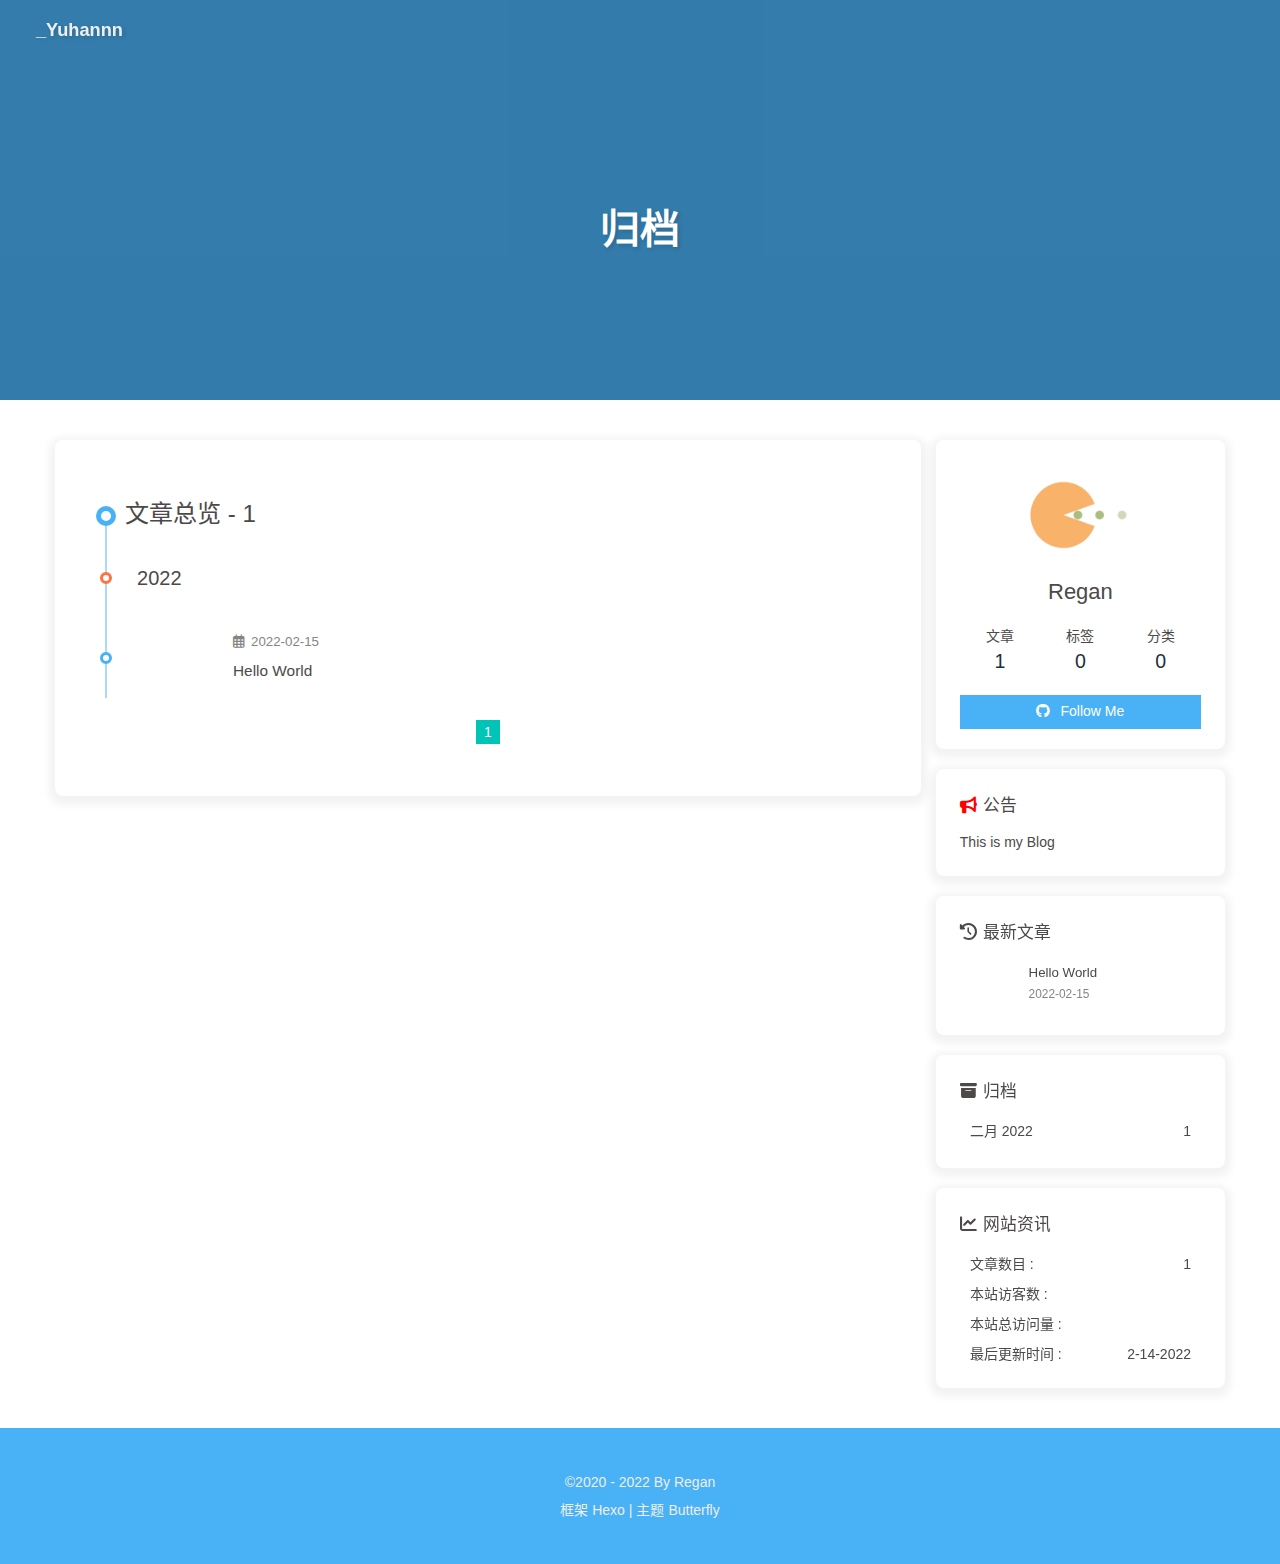
<file: archives/index.html>
<!DOCTYPE html><html lang="zh-CN" data-theme="light"><head><meta charset="UTF-8"><meta http-equiv="X-UA-Compatible" content="IE=edge"><meta name="viewport" content="width=device-width, initial-scale=1.0, maximum-scale=1.0, user-scalable=no"><title>归档 | _Yuhannn</title><meta name="author" content="Regan"><meta name="copyright" content="Regan"><meta name="format-detection" content="telephone=no"><meta name="theme-color" content="#ffffff"><meta property="og:type" content="website">
<meta property="og:title" content="_Yuhannn">
<meta property="og:url" content="http://example.com/archives/index.html">
<meta property="og:site_name" content="_Yuhannn">
<meta property="og:locale" content="zh_CN">
<meta property="og:image" content="https://i.loli.net/2021/02/24/5O1day2nriDzjSu.png">
<meta property="article:author" content="Regan">
<meta name="twitter:card" content="summary">
<meta name="twitter:image" content="https://i.loli.net/2021/02/24/5O1day2nriDzjSu.png"><link rel="shortcut icon" href="/img/favicon.png"><link rel="canonical" href="http://example.com/archives/"><link rel="preconnect" href="//cdn.jsdelivr.net"/><link rel="preconnect" href="//busuanzi.ibruce.info"/><link rel="stylesheet" href="/css/index.css"><link rel="stylesheet" href="https://cdn.jsdelivr.net/npm/@fortawesome/fontawesome-free@6/css/all.min.css" media="print" onload="this.media='all'"><link rel="stylesheet" href="https://cdn.jsdelivr.net/npm/@fancyapps/ui/dist/fancybox.css" media="print" onload="this.media='all'"><script>const GLOBAL_CONFIG = { 
  root: '/',
  algolia: undefined,
  localSearch: undefined,
  translate: undefined,
  noticeOutdate: undefined,
  highlight: {"plugin":"highlighjs","highlightCopy":true,"highlightLang":true,"highlightHeightLimit":false},
  copy: {
    success: '复制成功',
    error: '复制错误',
    noSupport: '浏览器不支持'
  },
  relativeDate: {
    homepage: false,
    post: false
  },
  runtime: '',
  date_suffix: {
    just: '刚刚',
    min: '分钟前',
    hour: '小时前',
    day: '天前',
    month: '个月前'
  },
  copyright: undefined,
  lightbox: 'fancybox',
  Snackbar: undefined,
  source: {
    justifiedGallery: {
      js: 'https://cdn.jsdelivr.net/npm/flickr-justified-gallery@2/dist/fjGallery.min.js',
      css: 'https://cdn.jsdelivr.net/npm/flickr-justified-gallery@2/dist/fjGallery.min.css'
    }
  },
  isPhotoFigcaption: false,
  islazyload: false,
  isAnchor: false
}</script><script id="config-diff">var GLOBAL_CONFIG_SITE = {
  title: '归档',
  isPost: false,
  isHome: false,
  isHighlightShrink: false,
  isToc: false,
  postUpdate: '2022-02-15 02:10:35'
}</script><noscript><style type="text/css">
  #nav {
    opacity: 1
  }
  .justified-gallery img {
    opacity: 1
  }

  #recent-posts time,
  #post-meta time {
    display: inline !important
  }
</style></noscript><script>(win=>{
    win.saveToLocal = {
      set: function setWithExpiry(key, value, ttl) {
        if (ttl === 0) return
        const now = new Date()
        const expiryDay = ttl * 86400000
        const item = {
          value: value,
          expiry: now.getTime() + expiryDay,
        }
        localStorage.setItem(key, JSON.stringify(item))
      },

      get: function getWithExpiry(key) {
        const itemStr = localStorage.getItem(key)

        if (!itemStr) {
          return undefined
        }
        const item = JSON.parse(itemStr)
        const now = new Date()

        if (now.getTime() > item.expiry) {
          localStorage.removeItem(key)
          return undefined
        }
        return item.value
      }
    }
  
    win.getScript = url => new Promise((resolve, reject) => {
      const script = document.createElement('script')
      script.src = url
      script.async = true
      script.onerror = reject
      script.onload = script.onreadystatechange = function() {
        const loadState = this.readyState
        if (loadState && loadState !== 'loaded' && loadState !== 'complete') return
        script.onload = script.onreadystatechange = null
        resolve()
      }
      document.head.appendChild(script)
    })
  
      win.activateDarkMode = function () {
        document.documentElement.setAttribute('data-theme', 'dark')
        if (document.querySelector('meta[name="theme-color"]') !== null) {
          document.querySelector('meta[name="theme-color"]').setAttribute('content', '#0d0d0d')
        }
      }
      win.activateLightMode = function () {
        document.documentElement.setAttribute('data-theme', 'light')
        if (document.querySelector('meta[name="theme-color"]') !== null) {
          document.querySelector('meta[name="theme-color"]').setAttribute('content', '#ffffff')
        }
      }
      const t = saveToLocal.get('theme')
    
          if (t === 'dark') activateDarkMode()
          else if (t === 'light') activateLightMode()
        
      const asideStatus = saveToLocal.get('aside-status')
      if (asideStatus !== undefined) {
        if (asideStatus === 'hide') {
          document.documentElement.classList.add('hide-aside')
        } else {
          document.documentElement.classList.remove('hide-aside')
        }
      }
    
    const detectApple = () => {
      if(/iPad|iPhone|iPod|Macintosh/.test(navigator.userAgent)){
        document.documentElement.classList.add('apple')
      }
    }
    detectApple()
    })(window)</script><meta name="generator" content="Hexo 5.4.0"></head><body><div id="sidebar"><div id="menu-mask"></div><div id="sidebar-menus"><div class="avatar-img is-center"><img src="https://i.loli.net/2021/02/24/5O1day2nriDzjSu.png" onerror="onerror=null;src='/img/friend_404.gif'" alt="avatar"/></div><div class="site-data is-center"><div class="data-item"><a href="/archives/"><div class="headline">文章</div><div class="length-num">1</div></a></div><div class="data-item"><a href="/tags/"><div class="headline">标签</div><div class="length-num">0</div></a></div><div class="data-item"><a href="/categories/"><div class="headline">分类</div><div class="length-num">0</div></a></div></div><hr/></div></div><div class="page" id="body-wrap"><header class="not-home-page" id="page-header"><nav id="nav"><span id="blog_name"><a id="site-name" href="/">_Yuhannn</a></span><div id="menus"><div id="toggle-menu"><a class="site-page"><i class="fas fa-bars fa-fw"></i></a></div></div></nav><div id="page-site-info"><h1 id="site-title">归档</h1></div></header><main class="layout" id="content-inner"><div id="archive"><div class="article-sort-title">文章总览 - 1</div><div class="article-sort"><div class="article-sort-item year">2022</div><div class="article-sort-item"><a class="article-sort-item-img" href="/2022/02/15/hello-world/" title="Hello World"><img src="[data-uri]" alt="Hello World" onerror="this.onerror=null;this.src='/img/404.jpg'"></a><div class="article-sort-item-info"><div class="article-sort-item-time"><i class="far fa-calendar-alt"></i><time class="post-meta-date-created" datetime="2022-02-14T16:02:53.671Z" title="发表于 2022-02-15 00:02:53">2022-02-15</time></div><a class="article-sort-item-title" href="/2022/02/15/hello-world/" title="Hello World">Hello World</a></div></div></div><nav id="pagination"><div class="pagination"><span class="page-number current">1</span></div></nav></div><div class="aside-content" id="aside-content"><div class="card-widget card-info"><div class="is-center"><div class="avatar-img"><img src="https://i.loli.net/2021/02/24/5O1day2nriDzjSu.png" onerror="this.onerror=null;this.src='/img/friend_404.gif'" alt="avatar"/></div><div class="author-info__name">Regan</div><div class="author-info__description"></div></div><div class="card-info-data is-center"><div class="card-info-data-item"><a href="/archives/"><div class="headline">文章</div><div class="length-num">1</div></a></div><div class="card-info-data-item"><a href="/tags/"><div class="headline">标签</div><div class="length-num">0</div></a></div><div class="card-info-data-item"><a href="/categories/"><div class="headline">分类</div><div class="length-num">0</div></a></div></div><a id="card-info-btn" target="_blank" rel="noopener" href="https://github.com/xxxxxx"><i class="fab fa-github"></i><span>Follow Me</span></a></div><div class="card-widget card-announcement"><div class="item-headline"><i class="fas fa-bullhorn fa-shake"></i><span>公告</span></div><div class="announcement_content">This is my Blog</div></div><div class="sticky_layout"><div class="card-widget card-recent-post"><div class="item-headline"><i class="fas fa-history"></i><span>最新文章</span></div><div class="aside-list"><div class="aside-list-item"><a class="thumbnail" href="/2022/02/15/hello-world/" title="Hello World"><img src="[data-uri]" onerror="this.onerror=null;this.src='/img/404.jpg'" alt="Hello World"/></a><div class="content"><a class="title" href="/2022/02/15/hello-world/" title="Hello World">Hello World</a><time datetime="2022-02-14T16:02:53.671Z" title="发表于 2022-02-15 00:02:53">2022-02-15</time></div></div></div></div><div class="card-widget card-archives"><div class="item-headline"><i class="fas fa-archive"></i><span>归档</span></div><ul class="card-archive-list"><li class="card-archive-list-item"><a class="card-archive-list-link" href="/archives/2022/02/"><span class="card-archive-list-date">二月 2022</span><span class="card-archive-list-count">1</span></a></li></ul></div><div class="card-widget card-webinfo"><div class="item-headline"><i class="fas fa-chart-line"></i><span>网站资讯</span></div><div class="webinfo"><div class="webinfo-item"><div class="item-name">文章数目 :</div><div class="item-count">1</div></div><div class="webinfo-item"><div class="item-name">本站访客数 :</div><div class="item-count" id="busuanzi_value_site_uv"></div></div><div class="webinfo-item"><div class="item-name">本站总访问量 :</div><div class="item-count" id="busuanzi_value_site_pv"></div></div><div class="webinfo-item"><div class="item-name">最后更新时间 :</div><div class="item-count" id="last-push-date" data-lastPushDate="2022-02-14T18:10:35.937Z"></div></div></div></div></div></div></main><footer id="footer"><div id="footer-wrap"><div class="copyright">&copy;2020 - 2022 By Regan</div><div class="framework-info"><span>框架 </span><a target="_blank" rel="noopener" href="https://hexo.io">Hexo</a><span class="footer-separator">|</span><span>主题 </span><a target="_blank" rel="noopener" href="https://github.com/jerryc127/hexo-theme-butterfly">Butterfly</a></div></div></footer></div><div id="rightside"><div id="rightside-config-hide"><button id="darkmode" type="button" title="浅色和深色模式转换"><i class="fas fa-adjust"></i></button><button id="hide-aside-btn" type="button" title="单栏和双栏切换"><i class="fas fa-arrows-alt-h"></i></button></div><div id="rightside-config-show"><button id="rightside_config" type="button" title="设置"><i class="fas fa-cog fa-spin"></i></button><button id="go-up" type="button" title="回到顶部"><i class="fas fa-arrow-up"></i></button></div></div><div><script src="/js/utils.js"></script><script src="/js/main.js"></script><script src="https://cdn.jsdelivr.net/npm/@fancyapps/ui/dist/fancybox.umd.js"></script><div class="js-pjax"></div><script async data-pjax src="//busuanzi.ibruce.info/busuanzi/2.3/busuanzi.pure.mini.js"></script></div></body></html>
</file>
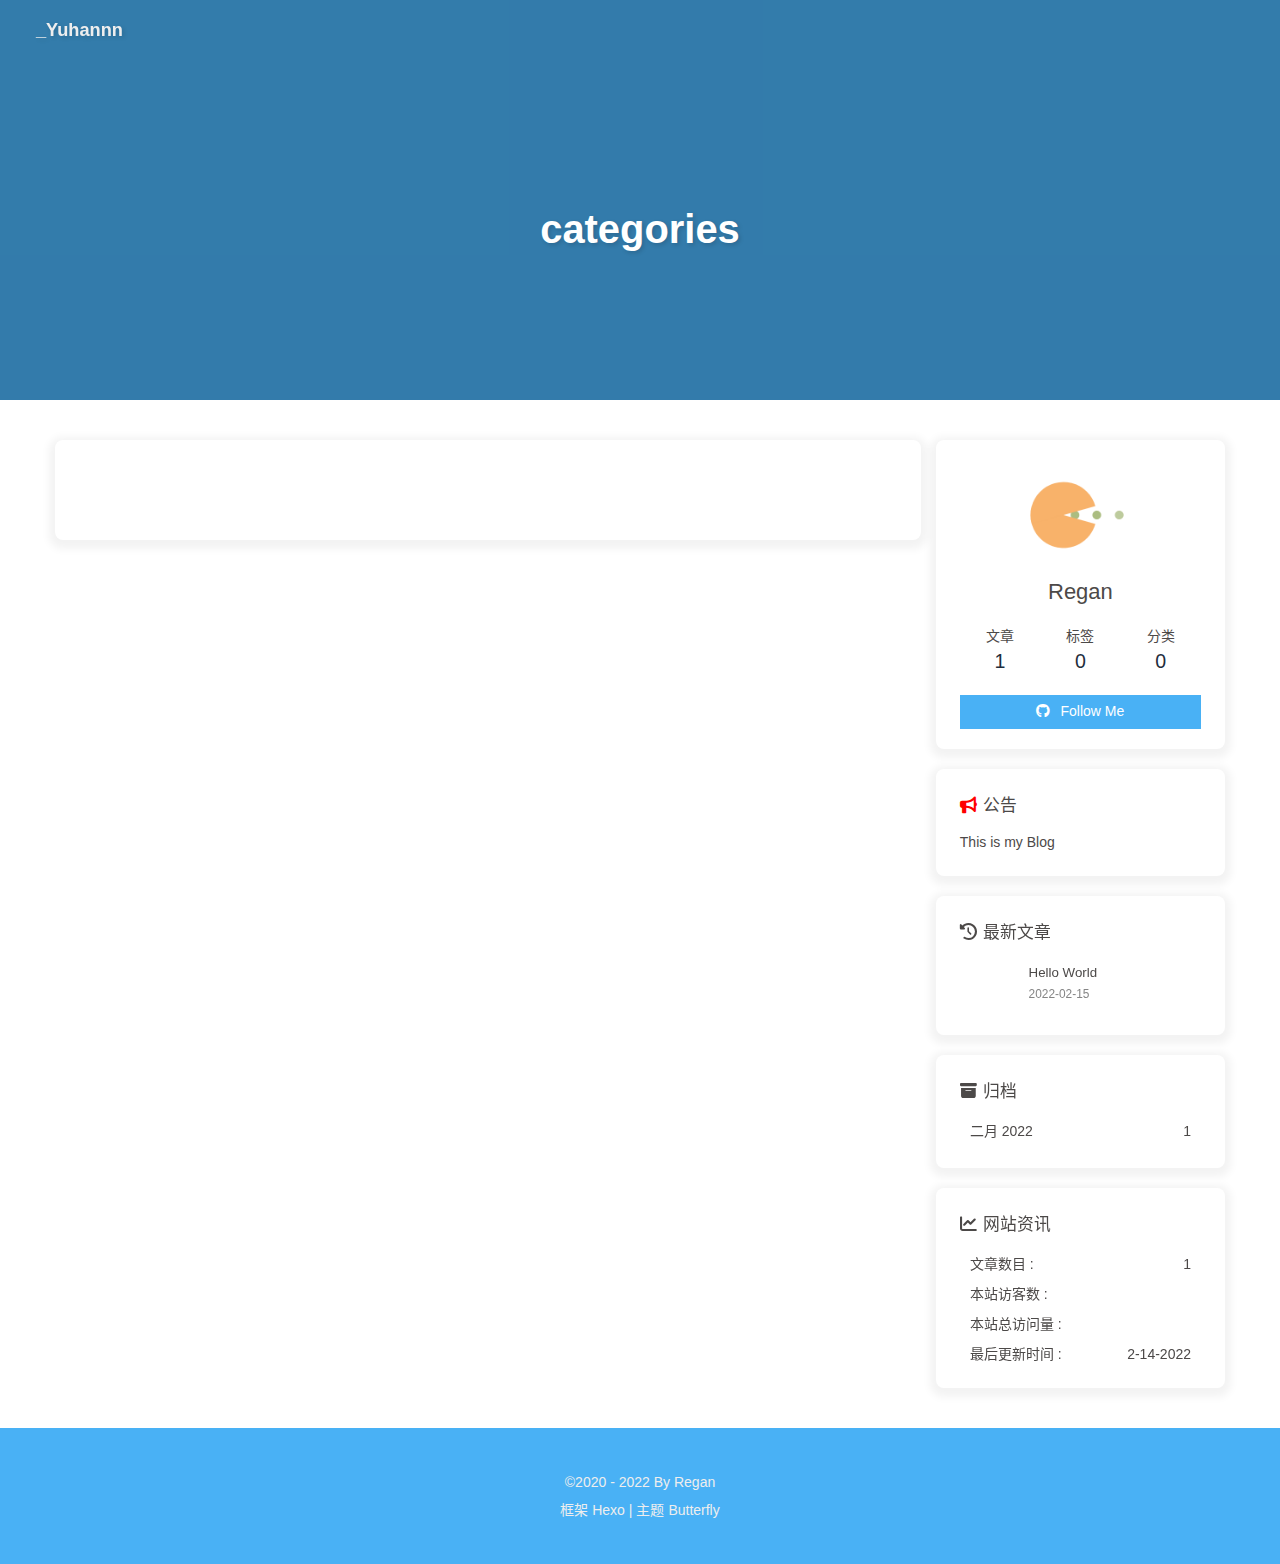
<file: categories/index.html>
<!DOCTYPE html><html lang="zh-CN" data-theme="light"><head><meta charset="UTF-8"><meta http-equiv="X-UA-Compatible" content="IE=edge"><meta name="viewport" content="width=device-width, initial-scale=1.0, maximum-scale=1.0, user-scalable=no"><title>categories | _Yuhannn</title><meta name="author" content="Regan"><meta name="copyright" content="Regan"><meta name="format-detection" content="telephone=no"><meta name="theme-color" content="#ffffff"><meta property="og:type" content="website">
<meta property="og:title" content="categories">
<meta property="og:url" content="http://example.com/categories/index.html">
<meta property="og:site_name" content="_Yuhannn">
<meta property="og:locale" content="zh_CN">
<meta property="og:image" content="[data-uri]">
<meta property="article:published_time" content="2022-02-14T17:58:04.000Z">
<meta property="article:modified_time" content="2022-02-14T17:58:04.522Z">
<meta property="article:author" content="Regan">
<meta name="twitter:card" content="summary">
<meta name="twitter:image" content="[data-uri]"><link rel="shortcut icon" href="/img/favicon.png"><link rel="canonical" href="http://example.com/categories/"><link rel="preconnect" href="//cdn.jsdelivr.net"/><link rel="preconnect" href="//busuanzi.ibruce.info"/><link rel="stylesheet" href="/css/index.css"><link rel="stylesheet" href="https://cdn.jsdelivr.net/npm/@fortawesome/fontawesome-free@6/css/all.min.css" media="print" onload="this.media='all'"><link rel="stylesheet" href="https://cdn.jsdelivr.net/npm/@fancyapps/ui/dist/fancybox.css" media="print" onload="this.media='all'"><script>const GLOBAL_CONFIG = { 
  root: '/',
  algolia: undefined,
  localSearch: undefined,
  translate: undefined,
  noticeOutdate: undefined,
  highlight: {"plugin":"highlighjs","highlightCopy":true,"highlightLang":true,"highlightHeightLimit":false},
  copy: {
    success: '复制成功',
    error: '复制错误',
    noSupport: '浏览器不支持'
  },
  relativeDate: {
    homepage: false,
    post: false
  },
  runtime: '',
  date_suffix: {
    just: '刚刚',
    min: '分钟前',
    hour: '小时前',
    day: '天前',
    month: '个月前'
  },
  copyright: undefined,
  lightbox: 'fancybox',
  Snackbar: undefined,
  source: {
    justifiedGallery: {
      js: 'https://cdn.jsdelivr.net/npm/flickr-justified-gallery@2/dist/fjGallery.min.js',
      css: 'https://cdn.jsdelivr.net/npm/flickr-justified-gallery@2/dist/fjGallery.min.css'
    }
  },
  isPhotoFigcaption: false,
  islazyload: false,
  isAnchor: false
}</script><script id="config-diff">var GLOBAL_CONFIG_SITE = {
  title: 'categories',
  isPost: false,
  isHome: false,
  isHighlightShrink: false,
  isToc: false,
  postUpdate: '2022-02-15 01:58:04'
}</script><noscript><style type="text/css">
  #nav {
    opacity: 1
  }
  .justified-gallery img {
    opacity: 1
  }

  #recent-posts time,
  #post-meta time {
    display: inline !important
  }
</style></noscript><script>(win=>{
    win.saveToLocal = {
      set: function setWithExpiry(key, value, ttl) {
        if (ttl === 0) return
        const now = new Date()
        const expiryDay = ttl * 86400000
        const item = {
          value: value,
          expiry: now.getTime() + expiryDay,
        }
        localStorage.setItem(key, JSON.stringify(item))
      },

      get: function getWithExpiry(key) {
        const itemStr = localStorage.getItem(key)

        if (!itemStr) {
          return undefined
        }
        const item = JSON.parse(itemStr)
        const now = new Date()

        if (now.getTime() > item.expiry) {
          localStorage.removeItem(key)
          return undefined
        }
        return item.value
      }
    }
  
    win.getScript = url => new Promise((resolve, reject) => {
      const script = document.createElement('script')
      script.src = url
      script.async = true
      script.onerror = reject
      script.onload = script.onreadystatechange = function() {
        const loadState = this.readyState
        if (loadState && loadState !== 'loaded' && loadState !== 'complete') return
        script.onload = script.onreadystatechange = null
        resolve()
      }
      document.head.appendChild(script)
    })
  
      win.activateDarkMode = function () {
        document.documentElement.setAttribute('data-theme', 'dark')
        if (document.querySelector('meta[name="theme-color"]') !== null) {
          document.querySelector('meta[name="theme-color"]').setAttribute('content', '#0d0d0d')
        }
      }
      win.activateLightMode = function () {
        document.documentElement.setAttribute('data-theme', 'light')
        if (document.querySelector('meta[name="theme-color"]') !== null) {
          document.querySelector('meta[name="theme-color"]').setAttribute('content', '#ffffff')
        }
      }
      const t = saveToLocal.get('theme')
    
          if (t === 'dark') activateDarkMode()
          else if (t === 'light') activateLightMode()
        
      const asideStatus = saveToLocal.get('aside-status')
      if (asideStatus !== undefined) {
        if (asideStatus === 'hide') {
          document.documentElement.classList.add('hide-aside')
        } else {
          document.documentElement.classList.remove('hide-aside')
        }
      }
    
    const detectApple = () => {
      if(/iPad|iPhone|iPod|Macintosh/.test(navigator.userAgent)){
        document.documentElement.classList.add('apple')
      }
    }
    detectApple()
    })(window)</script><meta name="generator" content="Hexo 5.4.0"></head><body><div id="sidebar"><div id="menu-mask"></div><div id="sidebar-menus"><div class="avatar-img is-center"><img src="https://i.loli.net/2021/02/24/5O1day2nriDzjSu.png" onerror="onerror=null;src='/img/friend_404.gif'" alt="avatar"/></div><div class="site-data is-center"><div class="data-item"><a href="/archives/"><div class="headline">文章</div><div class="length-num">1</div></a></div><div class="data-item"><a href="/tags/"><div class="headline">标签</div><div class="length-num">0</div></a></div><div class="data-item"><a href="/categories/"><div class="headline">分类</div><div class="length-num">0</div></a></div></div><hr/></div></div><div class="page" id="body-wrap"><header class="not-home-page" id="page-header"><nav id="nav"><span id="blog_name"><a id="site-name" href="/">_Yuhannn</a></span><div id="menus"><div id="toggle-menu"><a class="site-page"><i class="fas fa-bars fa-fw"></i></a></div></div></nav><div id="page-site-info"><h1 id="site-title">categories</h1></div></header><main class="layout" id="content-inner"><div id="page"><div id="article-container"></div></div><div class="aside-content" id="aside-content"><div class="card-widget card-info"><div class="is-center"><div class="avatar-img"><img src="https://i.loli.net/2021/02/24/5O1day2nriDzjSu.png" onerror="this.onerror=null;this.src='/img/friend_404.gif'" alt="avatar"/></div><div class="author-info__name">Regan</div><div class="author-info__description"></div></div><div class="card-info-data is-center"><div class="card-info-data-item"><a href="/archives/"><div class="headline">文章</div><div class="length-num">1</div></a></div><div class="card-info-data-item"><a href="/tags/"><div class="headline">标签</div><div class="length-num">0</div></a></div><div class="card-info-data-item"><a href="/categories/"><div class="headline">分类</div><div class="length-num">0</div></a></div></div><a id="card-info-btn" target="_blank" rel="noopener" href="https://github.com/xxxxxx"><i class="fab fa-github"></i><span>Follow Me</span></a></div><div class="card-widget card-announcement"><div class="item-headline"><i class="fas fa-bullhorn fa-shake"></i><span>公告</span></div><div class="announcement_content">This is my Blog</div></div><div class="sticky_layout"><div class="card-widget card-recent-post"><div class="item-headline"><i class="fas fa-history"></i><span>最新文章</span></div><div class="aside-list"><div class="aside-list-item"><a class="thumbnail" href="/2022/02/15/hello-world/" title="Hello World"><img src="[data-uri]" onerror="this.onerror=null;this.src='/img/404.jpg'" alt="Hello World"/></a><div class="content"><a class="title" href="/2022/02/15/hello-world/" title="Hello World">Hello World</a><time datetime="2022-02-14T16:02:53.671Z" title="发表于 2022-02-15 00:02:53">2022-02-15</time></div></div></div></div><div class="card-widget card-archives"><div class="item-headline"><i class="fas fa-archive"></i><span>归档</span></div><ul class="card-archive-list"><li class="card-archive-list-item"><a class="card-archive-list-link" href="/archives/2022/02/"><span class="card-archive-list-date">二月 2022</span><span class="card-archive-list-count">1</span></a></li></ul></div><div class="card-widget card-webinfo"><div class="item-headline"><i class="fas fa-chart-line"></i><span>网站资讯</span></div><div class="webinfo"><div class="webinfo-item"><div class="item-name">文章数目 :</div><div class="item-count">1</div></div><div class="webinfo-item"><div class="item-name">本站访客数 :</div><div class="item-count" id="busuanzi_value_site_uv"></div></div><div class="webinfo-item"><div class="item-name">本站总访问量 :</div><div class="item-count" id="busuanzi_value_site_pv"></div></div><div class="webinfo-item"><div class="item-name">最后更新时间 :</div><div class="item-count" id="last-push-date" data-lastPushDate="2022-02-14T18:10:35.937Z"></div></div></div></div></div></div></main><footer id="footer"><div id="footer-wrap"><div class="copyright">&copy;2020 - 2022 By Regan</div><div class="framework-info"><span>框架 </span><a target="_blank" rel="noopener" href="https://hexo.io">Hexo</a><span class="footer-separator">|</span><span>主题 </span><a target="_blank" rel="noopener" href="https://github.com/jerryc127/hexo-theme-butterfly">Butterfly</a></div></div></footer></div><div id="rightside"><div id="rightside-config-hide"><button id="darkmode" type="button" title="浅色和深色模式转换"><i class="fas fa-adjust"></i></button><button id="hide-aside-btn" type="button" title="单栏和双栏切换"><i class="fas fa-arrows-alt-h"></i></button></div><div id="rightside-config-show"><button id="rightside_config" type="button" title="设置"><i class="fas fa-cog fa-spin"></i></button><button id="go-up" type="button" title="回到顶部"><i class="fas fa-arrow-up"></i></button></div></div><div><script src="/js/utils.js"></script><script src="/js/main.js"></script><script src="https://cdn.jsdelivr.net/npm/@fancyapps/ui/dist/fancybox.umd.js"></script><div class="js-pjax"></div><script async data-pjax src="//busuanzi.ibruce.info/busuanzi/2.3/busuanzi.pure.mini.js"></script></div></body></html>
</file>
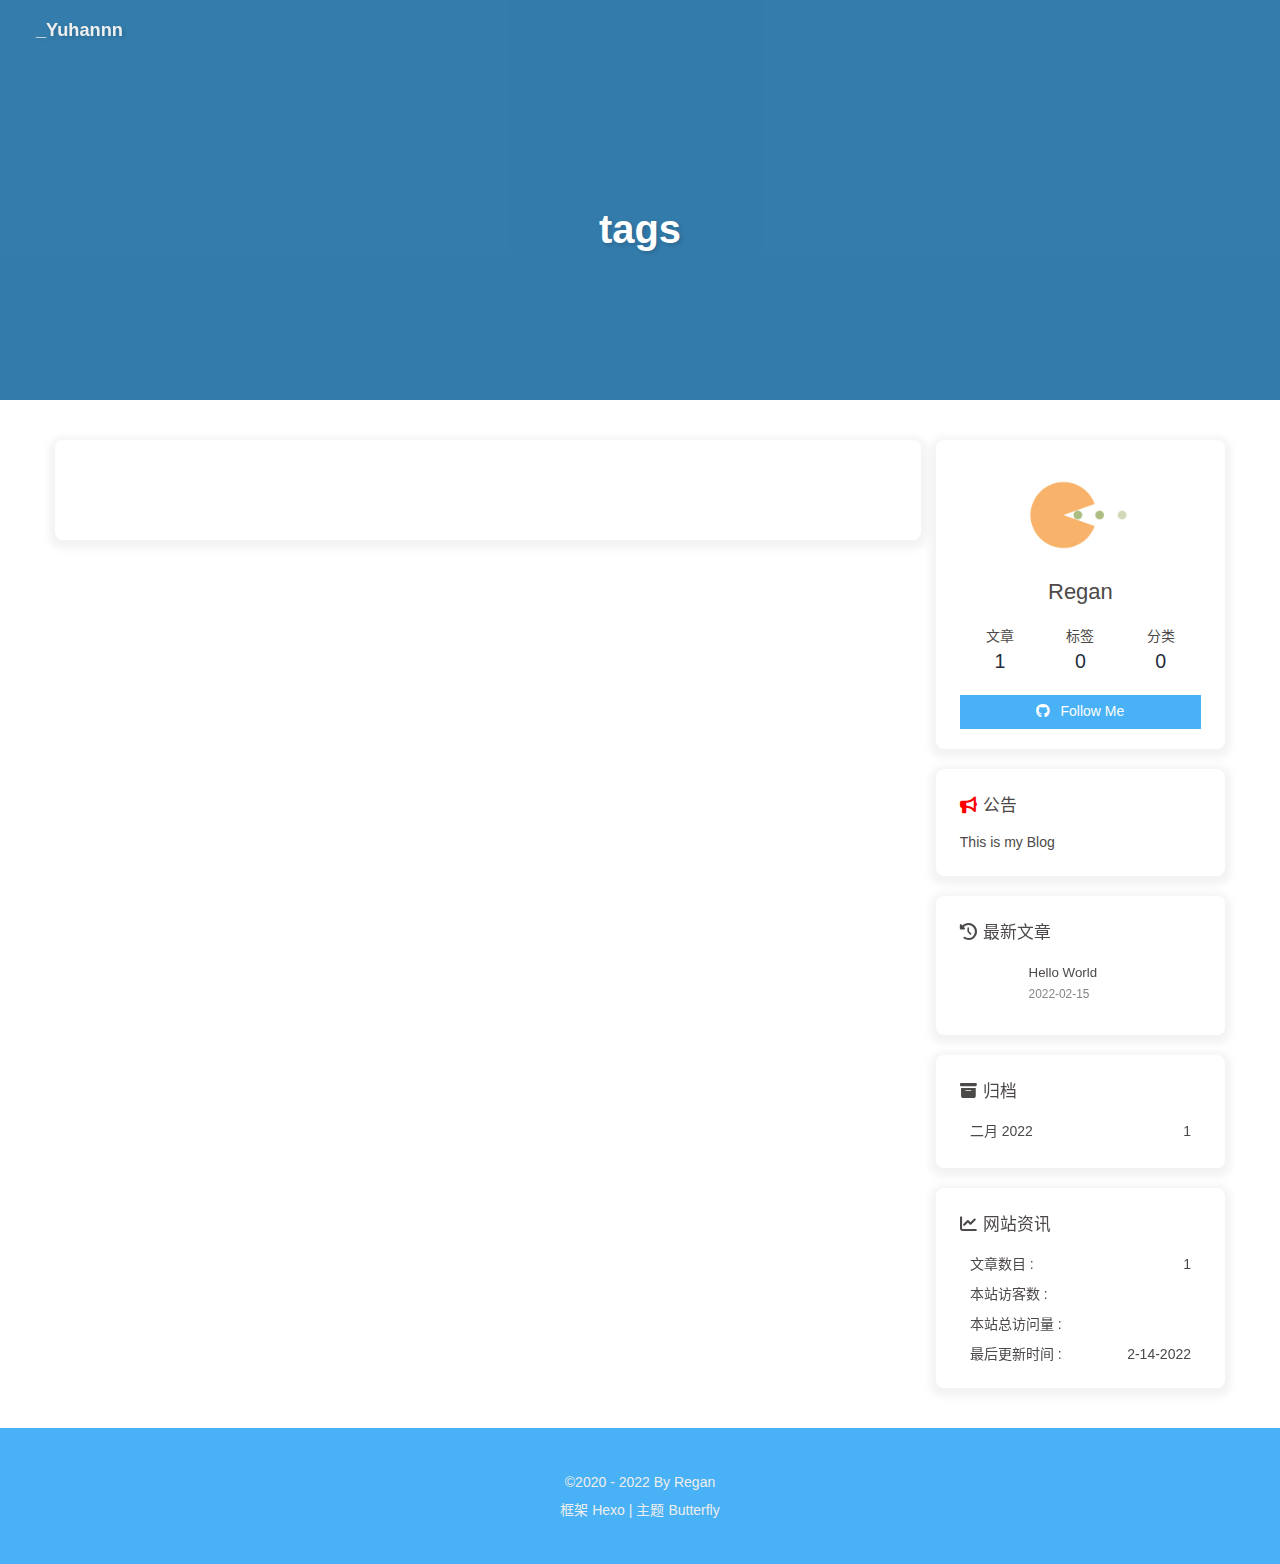
<file: tags/index.html>
<!DOCTYPE html><html lang="zh-CN" data-theme="light"><head><meta charset="UTF-8"><meta http-equiv="X-UA-Compatible" content="IE=edge"><meta name="viewport" content="width=device-width, initial-scale=1.0, maximum-scale=1.0, user-scalable=no"><title>tags | _Yuhannn</title><meta name="author" content="Regan"><meta name="copyright" content="Regan"><meta name="format-detection" content="telephone=no"><meta name="theme-color" content="#ffffff"><meta property="og:type" content="website">
<meta property="og:title" content="tags">
<meta property="og:url" content="http://example.com/tags/index.html">
<meta property="og:site_name" content="_Yuhannn">
<meta property="og:locale" content="zh_CN">
<meta property="og:image" content="[data-uri]">
<meta property="article:published_time" content="2022-02-14T17:57:39.000Z">
<meta property="article:modified_time" content="2022-02-14T17:57:39.557Z">
<meta property="article:author" content="Regan">
<meta name="twitter:card" content="summary">
<meta name="twitter:image" content="[data-uri]"><link rel="shortcut icon" href="/img/favicon.png"><link rel="canonical" href="http://example.com/tags/"><link rel="preconnect" href="//cdn.jsdelivr.net"/><link rel="preconnect" href="//busuanzi.ibruce.info"/><link rel="stylesheet" href="/css/index.css"><link rel="stylesheet" href="https://cdn.jsdelivr.net/npm/@fortawesome/fontawesome-free@6/css/all.min.css" media="print" onload="this.media='all'"><link rel="stylesheet" href="https://cdn.jsdelivr.net/npm/@fancyapps/ui/dist/fancybox.css" media="print" onload="this.media='all'"><script>const GLOBAL_CONFIG = { 
  root: '/',
  algolia: undefined,
  localSearch: undefined,
  translate: undefined,
  noticeOutdate: undefined,
  highlight: {"plugin":"highlighjs","highlightCopy":true,"highlightLang":true,"highlightHeightLimit":false},
  copy: {
    success: '复制成功',
    error: '复制错误',
    noSupport: '浏览器不支持'
  },
  relativeDate: {
    homepage: false,
    post: false
  },
  runtime: '',
  date_suffix: {
    just: '刚刚',
    min: '分钟前',
    hour: '小时前',
    day: '天前',
    month: '个月前'
  },
  copyright: undefined,
  lightbox: 'fancybox',
  Snackbar: undefined,
  source: {
    justifiedGallery: {
      js: 'https://cdn.jsdelivr.net/npm/flickr-justified-gallery@2/dist/fjGallery.min.js',
      css: 'https://cdn.jsdelivr.net/npm/flickr-justified-gallery@2/dist/fjGallery.min.css'
    }
  },
  isPhotoFigcaption: false,
  islazyload: false,
  isAnchor: false
}</script><script id="config-diff">var GLOBAL_CONFIG_SITE = {
  title: 'tags',
  isPost: false,
  isHome: false,
  isHighlightShrink: false,
  isToc: false,
  postUpdate: '2022-02-15 01:57:39'
}</script><noscript><style type="text/css">
  #nav {
    opacity: 1
  }
  .justified-gallery img {
    opacity: 1
  }

  #recent-posts time,
  #post-meta time {
    display: inline !important
  }
</style></noscript><script>(win=>{
    win.saveToLocal = {
      set: function setWithExpiry(key, value, ttl) {
        if (ttl === 0) return
        const now = new Date()
        const expiryDay = ttl * 86400000
        const item = {
          value: value,
          expiry: now.getTime() + expiryDay,
        }
        localStorage.setItem(key, JSON.stringify(item))
      },

      get: function getWithExpiry(key) {
        const itemStr = localStorage.getItem(key)

        if (!itemStr) {
          return undefined
        }
        const item = JSON.parse(itemStr)
        const now = new Date()

        if (now.getTime() > item.expiry) {
          localStorage.removeItem(key)
          return undefined
        }
        return item.value
      }
    }
  
    win.getScript = url => new Promise((resolve, reject) => {
      const script = document.createElement('script')
      script.src = url
      script.async = true
      script.onerror = reject
      script.onload = script.onreadystatechange = function() {
        const loadState = this.readyState
        if (loadState && loadState !== 'loaded' && loadState !== 'complete') return
        script.onload = script.onreadystatechange = null
        resolve()
      }
      document.head.appendChild(script)
    })
  
      win.activateDarkMode = function () {
        document.documentElement.setAttribute('data-theme', 'dark')
        if (document.querySelector('meta[name="theme-color"]') !== null) {
          document.querySelector('meta[name="theme-color"]').setAttribute('content', '#0d0d0d')
        }
      }
      win.activateLightMode = function () {
        document.documentElement.setAttribute('data-theme', 'light')
        if (document.querySelector('meta[name="theme-color"]') !== null) {
          document.querySelector('meta[name="theme-color"]').setAttribute('content', '#ffffff')
        }
      }
      const t = saveToLocal.get('theme')
    
          if (t === 'dark') activateDarkMode()
          else if (t === 'light') activateLightMode()
        
      const asideStatus = saveToLocal.get('aside-status')
      if (asideStatus !== undefined) {
        if (asideStatus === 'hide') {
          document.documentElement.classList.add('hide-aside')
        } else {
          document.documentElement.classList.remove('hide-aside')
        }
      }
    
    const detectApple = () => {
      if(/iPad|iPhone|iPod|Macintosh/.test(navigator.userAgent)){
        document.documentElement.classList.add('apple')
      }
    }
    detectApple()
    })(window)</script><meta name="generator" content="Hexo 5.4.0"></head><body><div id="sidebar"><div id="menu-mask"></div><div id="sidebar-menus"><div class="avatar-img is-center"><img src="https://i.loli.net/2021/02/24/5O1day2nriDzjSu.png" onerror="onerror=null;src='/img/friend_404.gif'" alt="avatar"/></div><div class="site-data is-center"><div class="data-item"><a href="/archives/"><div class="headline">文章</div><div class="length-num">1</div></a></div><div class="data-item"><a href="/tags/"><div class="headline">标签</div><div class="length-num">0</div></a></div><div class="data-item"><a href="/categories/"><div class="headline">分类</div><div class="length-num">0</div></a></div></div><hr/></div></div><div class="page" id="body-wrap"><header class="not-home-page" id="page-header"><nav id="nav"><span id="blog_name"><a id="site-name" href="/">_Yuhannn</a></span><div id="menus"><div id="toggle-menu"><a class="site-page"><i class="fas fa-bars fa-fw"></i></a></div></div></nav><div id="page-site-info"><h1 id="site-title">tags</h1></div></header><main class="layout" id="content-inner"><div id="page"><div id="article-container"></div></div><div class="aside-content" id="aside-content"><div class="card-widget card-info"><div class="is-center"><div class="avatar-img"><img src="https://i.loli.net/2021/02/24/5O1day2nriDzjSu.png" onerror="this.onerror=null;this.src='/img/friend_404.gif'" alt="avatar"/></div><div class="author-info__name">Regan</div><div class="author-info__description"></div></div><div class="card-info-data is-center"><div class="card-info-data-item"><a href="/archives/"><div class="headline">文章</div><div class="length-num">1</div></a></div><div class="card-info-data-item"><a href="/tags/"><div class="headline">标签</div><div class="length-num">0</div></a></div><div class="card-info-data-item"><a href="/categories/"><div class="headline">分类</div><div class="length-num">0</div></a></div></div><a id="card-info-btn" target="_blank" rel="noopener" href="https://github.com/xxxxxx"><i class="fab fa-github"></i><span>Follow Me</span></a></div><div class="card-widget card-announcement"><div class="item-headline"><i class="fas fa-bullhorn fa-shake"></i><span>公告</span></div><div class="announcement_content">This is my Blog</div></div><div class="sticky_layout"><div class="card-widget card-recent-post"><div class="item-headline"><i class="fas fa-history"></i><span>最新文章</span></div><div class="aside-list"><div class="aside-list-item"><a class="thumbnail" href="/2022/02/15/hello-world/" title="Hello World"><img src="[data-uri]" onerror="this.onerror=null;this.src='/img/404.jpg'" alt="Hello World"/></a><div class="content"><a class="title" href="/2022/02/15/hello-world/" title="Hello World">Hello World</a><time datetime="2022-02-14T16:02:53.671Z" title="发表于 2022-02-15 00:02:53">2022-02-15</time></div></div></div></div><div class="card-widget card-archives"><div class="item-headline"><i class="fas fa-archive"></i><span>归档</span></div><ul class="card-archive-list"><li class="card-archive-list-item"><a class="card-archive-list-link" href="/archives/2022/02/"><span class="card-archive-list-date">二月 2022</span><span class="card-archive-list-count">1</span></a></li></ul></div><div class="card-widget card-webinfo"><div class="item-headline"><i class="fas fa-chart-line"></i><span>网站资讯</span></div><div class="webinfo"><div class="webinfo-item"><div class="item-name">文章数目 :</div><div class="item-count">1</div></div><div class="webinfo-item"><div class="item-name">本站访客数 :</div><div class="item-count" id="busuanzi_value_site_uv"></div></div><div class="webinfo-item"><div class="item-name">本站总访问量 :</div><div class="item-count" id="busuanzi_value_site_pv"></div></div><div class="webinfo-item"><div class="item-name">最后更新时间 :</div><div class="item-count" id="last-push-date" data-lastPushDate="2022-02-14T18:10:35.937Z"></div></div></div></div></div></div></main><footer id="footer"><div id="footer-wrap"><div class="copyright">&copy;2020 - 2022 By Regan</div><div class="framework-info"><span>框架 </span><a target="_blank" rel="noopener" href="https://hexo.io">Hexo</a><span class="footer-separator">|</span><span>主题 </span><a target="_blank" rel="noopener" href="https://github.com/jerryc127/hexo-theme-butterfly">Butterfly</a></div></div></footer></div><div id="rightside"><div id="rightside-config-hide"><button id="darkmode" type="button" title="浅色和深色模式转换"><i class="fas fa-adjust"></i></button><button id="hide-aside-btn" type="button" title="单栏和双栏切换"><i class="fas fa-arrows-alt-h"></i></button></div><div id="rightside-config-show"><button id="rightside_config" type="button" title="设置"><i class="fas fa-cog fa-spin"></i></button><button id="go-up" type="button" title="回到顶部"><i class="fas fa-arrow-up"></i></button></div></div><div><script src="/js/utils.js"></script><script src="/js/main.js"></script><script src="https://cdn.jsdelivr.net/npm/@fancyapps/ui/dist/fancybox.umd.js"></script><div class="js-pjax"></div><script async data-pjax src="//busuanzi.ibruce.info/busuanzi/2.3/busuanzi.pure.mini.js"></script></div></body></html>
</file>
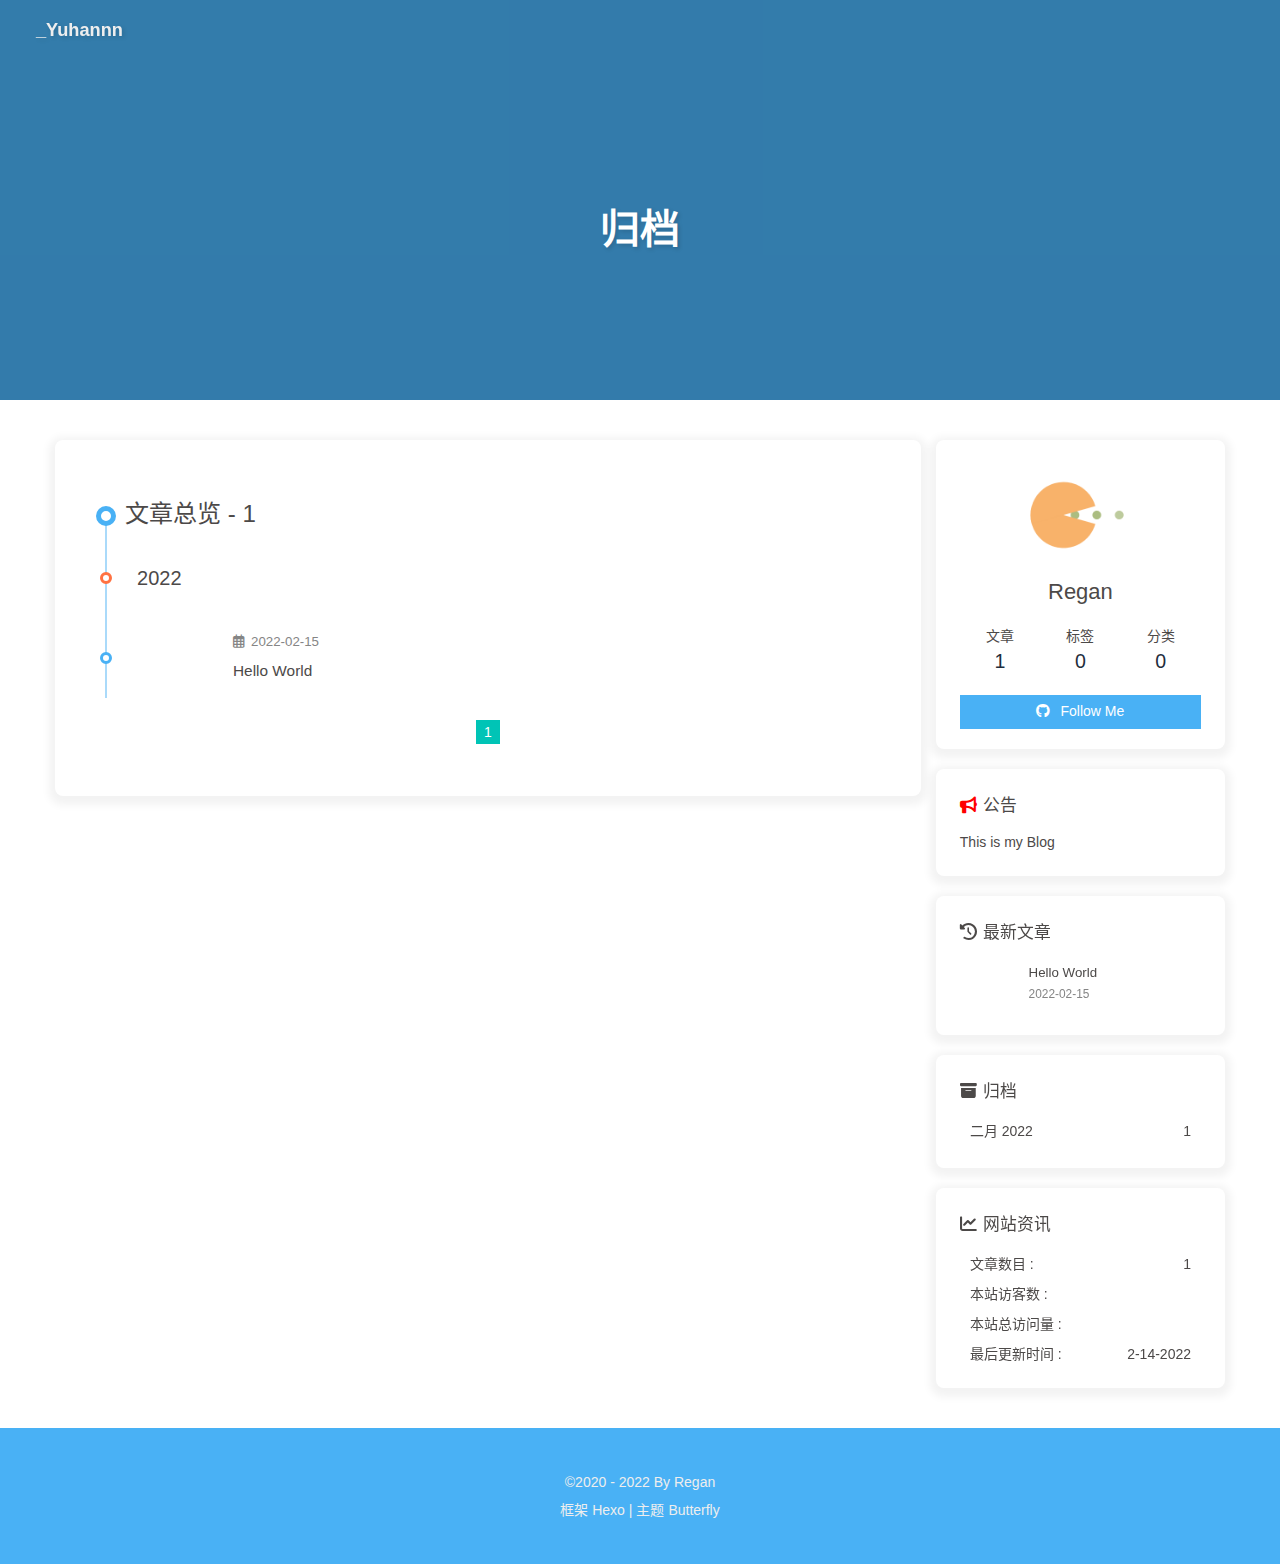
<file: archives/2022/index.html>
<!DOCTYPE html><html lang="zh-CN" data-theme="light"><head><meta charset="UTF-8"><meta http-equiv="X-UA-Compatible" content="IE=edge"><meta name="viewport" content="width=device-width, initial-scale=1.0, maximum-scale=1.0, user-scalable=no"><title>归档 | _Yuhannn</title><meta name="author" content="Regan"><meta name="copyright" content="Regan"><meta name="format-detection" content="telephone=no"><meta name="theme-color" content="#ffffff"><meta property="og:type" content="website">
<meta property="og:title" content="_Yuhannn">
<meta property="og:url" content="http://example.com/archives/2022/index.html">
<meta property="og:site_name" content="_Yuhannn">
<meta property="og:locale" content="zh_CN">
<meta property="og:image" content="https://i.loli.net/2021/02/24/5O1day2nriDzjSu.png">
<meta property="article:author" content="Regan">
<meta name="twitter:card" content="summary">
<meta name="twitter:image" content="https://i.loli.net/2021/02/24/5O1day2nriDzjSu.png"><link rel="shortcut icon" href="/img/favicon.png"><link rel="canonical" href="http://example.com/archives/2022/"><link rel="preconnect" href="//cdn.jsdelivr.net"/><link rel="preconnect" href="//busuanzi.ibruce.info"/><link rel="stylesheet" href="/css/index.css"><link rel="stylesheet" href="https://cdn.jsdelivr.net/npm/@fortawesome/fontawesome-free@6/css/all.min.css" media="print" onload="this.media='all'"><link rel="stylesheet" href="https://cdn.jsdelivr.net/npm/@fancyapps/ui/dist/fancybox.css" media="print" onload="this.media='all'"><script>const GLOBAL_CONFIG = { 
  root: '/',
  algolia: undefined,
  localSearch: undefined,
  translate: undefined,
  noticeOutdate: undefined,
  highlight: {"plugin":"highlighjs","highlightCopy":true,"highlightLang":true,"highlightHeightLimit":false},
  copy: {
    success: '复制成功',
    error: '复制错误',
    noSupport: '浏览器不支持'
  },
  relativeDate: {
    homepage: false,
    post: false
  },
  runtime: '',
  date_suffix: {
    just: '刚刚',
    min: '分钟前',
    hour: '小时前',
    day: '天前',
    month: '个月前'
  },
  copyright: undefined,
  lightbox: 'fancybox',
  Snackbar: undefined,
  source: {
    justifiedGallery: {
      js: 'https://cdn.jsdelivr.net/npm/flickr-justified-gallery@2/dist/fjGallery.min.js',
      css: 'https://cdn.jsdelivr.net/npm/flickr-justified-gallery@2/dist/fjGallery.min.css'
    }
  },
  isPhotoFigcaption: false,
  islazyload: false,
  isAnchor: false
}</script><script id="config-diff">var GLOBAL_CONFIG_SITE = {
  title: '归档',
  isPost: false,
  isHome: false,
  isHighlightShrink: false,
  isToc: false,
  postUpdate: '2022-02-15 02:10:35'
}</script><noscript><style type="text/css">
  #nav {
    opacity: 1
  }
  .justified-gallery img {
    opacity: 1
  }

  #recent-posts time,
  #post-meta time {
    display: inline !important
  }
</style></noscript><script>(win=>{
    win.saveToLocal = {
      set: function setWithExpiry(key, value, ttl) {
        if (ttl === 0) return
        const now = new Date()
        const expiryDay = ttl * 86400000
        const item = {
          value: value,
          expiry: now.getTime() + expiryDay,
        }
        localStorage.setItem(key, JSON.stringify(item))
      },

      get: function getWithExpiry(key) {
        const itemStr = localStorage.getItem(key)

        if (!itemStr) {
          return undefined
        }
        const item = JSON.parse(itemStr)
        const now = new Date()

        if (now.getTime() > item.expiry) {
          localStorage.removeItem(key)
          return undefined
        }
        return item.value
      }
    }
  
    win.getScript = url => new Promise((resolve, reject) => {
      const script = document.createElement('script')
      script.src = url
      script.async = true
      script.onerror = reject
      script.onload = script.onreadystatechange = function() {
        const loadState = this.readyState
        if (loadState && loadState !== 'loaded' && loadState !== 'complete') return
        script.onload = script.onreadystatechange = null
        resolve()
      }
      document.head.appendChild(script)
    })
  
      win.activateDarkMode = function () {
        document.documentElement.setAttribute('data-theme', 'dark')
        if (document.querySelector('meta[name="theme-color"]') !== null) {
          document.querySelector('meta[name="theme-color"]').setAttribute('content', '#0d0d0d')
        }
      }
      win.activateLightMode = function () {
        document.documentElement.setAttribute('data-theme', 'light')
        if (document.querySelector('meta[name="theme-color"]') !== null) {
          document.querySelector('meta[name="theme-color"]').setAttribute('content', '#ffffff')
        }
      }
      const t = saveToLocal.get('theme')
    
          if (t === 'dark') activateDarkMode()
          else if (t === 'light') activateLightMode()
        
      const asideStatus = saveToLocal.get('aside-status')
      if (asideStatus !== undefined) {
        if (asideStatus === 'hide') {
          document.documentElement.classList.add('hide-aside')
        } else {
          document.documentElement.classList.remove('hide-aside')
        }
      }
    
    const detectApple = () => {
      if(/iPad|iPhone|iPod|Macintosh/.test(navigator.userAgent)){
        document.documentElement.classList.add('apple')
      }
    }
    detectApple()
    })(window)</script><meta name="generator" content="Hexo 5.4.0"></head><body><div id="sidebar"><div id="menu-mask"></div><div id="sidebar-menus"><div class="avatar-img is-center"><img src="https://i.loli.net/2021/02/24/5O1day2nriDzjSu.png" onerror="onerror=null;src='/img/friend_404.gif'" alt="avatar"/></div><div class="site-data is-center"><div class="data-item"><a href="/archives/"><div class="headline">文章</div><div class="length-num">1</div></a></div><div class="data-item"><a href="/tags/"><div class="headline">标签</div><div class="length-num">0</div></a></div><div class="data-item"><a href="/categories/"><div class="headline">分类</div><div class="length-num">0</div></a></div></div><hr/></div></div><div class="page" id="body-wrap"><header class="not-home-page" id="page-header"><nav id="nav"><span id="blog_name"><a id="site-name" href="/">_Yuhannn</a></span><div id="menus"><div id="toggle-menu"><a class="site-page"><i class="fas fa-bars fa-fw"></i></a></div></div></nav><div id="page-site-info"><h1 id="site-title">归档</h1></div></header><main class="layout" id="content-inner"><div id="archive"><div class="article-sort-title">文章总览 - 1</div><div class="article-sort"><div class="article-sort-item year">2022</div><div class="article-sort-item"><a class="article-sort-item-img" href="/2022/02/15/hello-world/" title="Hello World"><img src="[data-uri]" alt="Hello World" onerror="this.onerror=null;this.src='/img/404.jpg'"></a><div class="article-sort-item-info"><div class="article-sort-item-time"><i class="far fa-calendar-alt"></i><time class="post-meta-date-created" datetime="2022-02-14T16:02:53.671Z" title="发表于 2022-02-15 00:02:53">2022-02-15</time></div><a class="article-sort-item-title" href="/2022/02/15/hello-world/" title="Hello World">Hello World</a></div></div></div><nav id="pagination"><div class="pagination"><span class="page-number current">1</span></div></nav></div><div class="aside-content" id="aside-content"><div class="card-widget card-info"><div class="is-center"><div class="avatar-img"><img src="https://i.loli.net/2021/02/24/5O1day2nriDzjSu.png" onerror="this.onerror=null;this.src='/img/friend_404.gif'" alt="avatar"/></div><div class="author-info__name">Regan</div><div class="author-info__description"></div></div><div class="card-info-data is-center"><div class="card-info-data-item"><a href="/archives/"><div class="headline">文章</div><div class="length-num">1</div></a></div><div class="card-info-data-item"><a href="/tags/"><div class="headline">标签</div><div class="length-num">0</div></a></div><div class="card-info-data-item"><a href="/categories/"><div class="headline">分类</div><div class="length-num">0</div></a></div></div><a id="card-info-btn" target="_blank" rel="noopener" href="https://github.com/xxxxxx"><i class="fab fa-github"></i><span>Follow Me</span></a></div><div class="card-widget card-announcement"><div class="item-headline"><i class="fas fa-bullhorn fa-shake"></i><span>公告</span></div><div class="announcement_content">This is my Blog</div></div><div class="sticky_layout"><div class="card-widget card-recent-post"><div class="item-headline"><i class="fas fa-history"></i><span>最新文章</span></div><div class="aside-list"><div class="aside-list-item"><a class="thumbnail" href="/2022/02/15/hello-world/" title="Hello World"><img src="[data-uri]" onerror="this.onerror=null;this.src='/img/404.jpg'" alt="Hello World"/></a><div class="content"><a class="title" href="/2022/02/15/hello-world/" title="Hello World">Hello World</a><time datetime="2022-02-14T16:02:53.671Z" title="发表于 2022-02-15 00:02:53">2022-02-15</time></div></div></div></div><div class="card-widget card-archives"><div class="item-headline"><i class="fas fa-archive"></i><span>归档</span></div><ul class="card-archive-list"><li class="card-archive-list-item"><a class="card-archive-list-link" href="/archives/2022/02/"><span class="card-archive-list-date">二月 2022</span><span class="card-archive-list-count">1</span></a></li></ul></div><div class="card-widget card-webinfo"><div class="item-headline"><i class="fas fa-chart-line"></i><span>网站资讯</span></div><div class="webinfo"><div class="webinfo-item"><div class="item-name">文章数目 :</div><div class="item-count">1</div></div><div class="webinfo-item"><div class="item-name">本站访客数 :</div><div class="item-count" id="busuanzi_value_site_uv"></div></div><div class="webinfo-item"><div class="item-name">本站总访问量 :</div><div class="item-count" id="busuanzi_value_site_pv"></div></div><div class="webinfo-item"><div class="item-name">最后更新时间 :</div><div class="item-count" id="last-push-date" data-lastPushDate="2022-02-14T18:10:35.937Z"></div></div></div></div></div></div></main><footer id="footer"><div id="footer-wrap"><div class="copyright">&copy;2020 - 2022 By Regan</div><div class="framework-info"><span>框架 </span><a target="_blank" rel="noopener" href="https://hexo.io">Hexo</a><span class="footer-separator">|</span><span>主题 </span><a target="_blank" rel="noopener" href="https://github.com/jerryc127/hexo-theme-butterfly">Butterfly</a></div></div></footer></div><div id="rightside"><div id="rightside-config-hide"><button id="darkmode" type="button" title="浅色和深色模式转换"><i class="fas fa-adjust"></i></button><button id="hide-aside-btn" type="button" title="单栏和双栏切换"><i class="fas fa-arrows-alt-h"></i></button></div><div id="rightside-config-show"><button id="rightside_config" type="button" title="设置"><i class="fas fa-cog fa-spin"></i></button><button id="go-up" type="button" title="回到顶部"><i class="fas fa-arrow-up"></i></button></div></div><div><script src="/js/utils.js"></script><script src="/js/main.js"></script><script src="https://cdn.jsdelivr.net/npm/@fancyapps/ui/dist/fancybox.umd.js"></script><div class="js-pjax"></div><script async data-pjax src="//busuanzi.ibruce.info/busuanzi/2.3/busuanzi.pure.mini.js"></script></div></body></html>
</file>
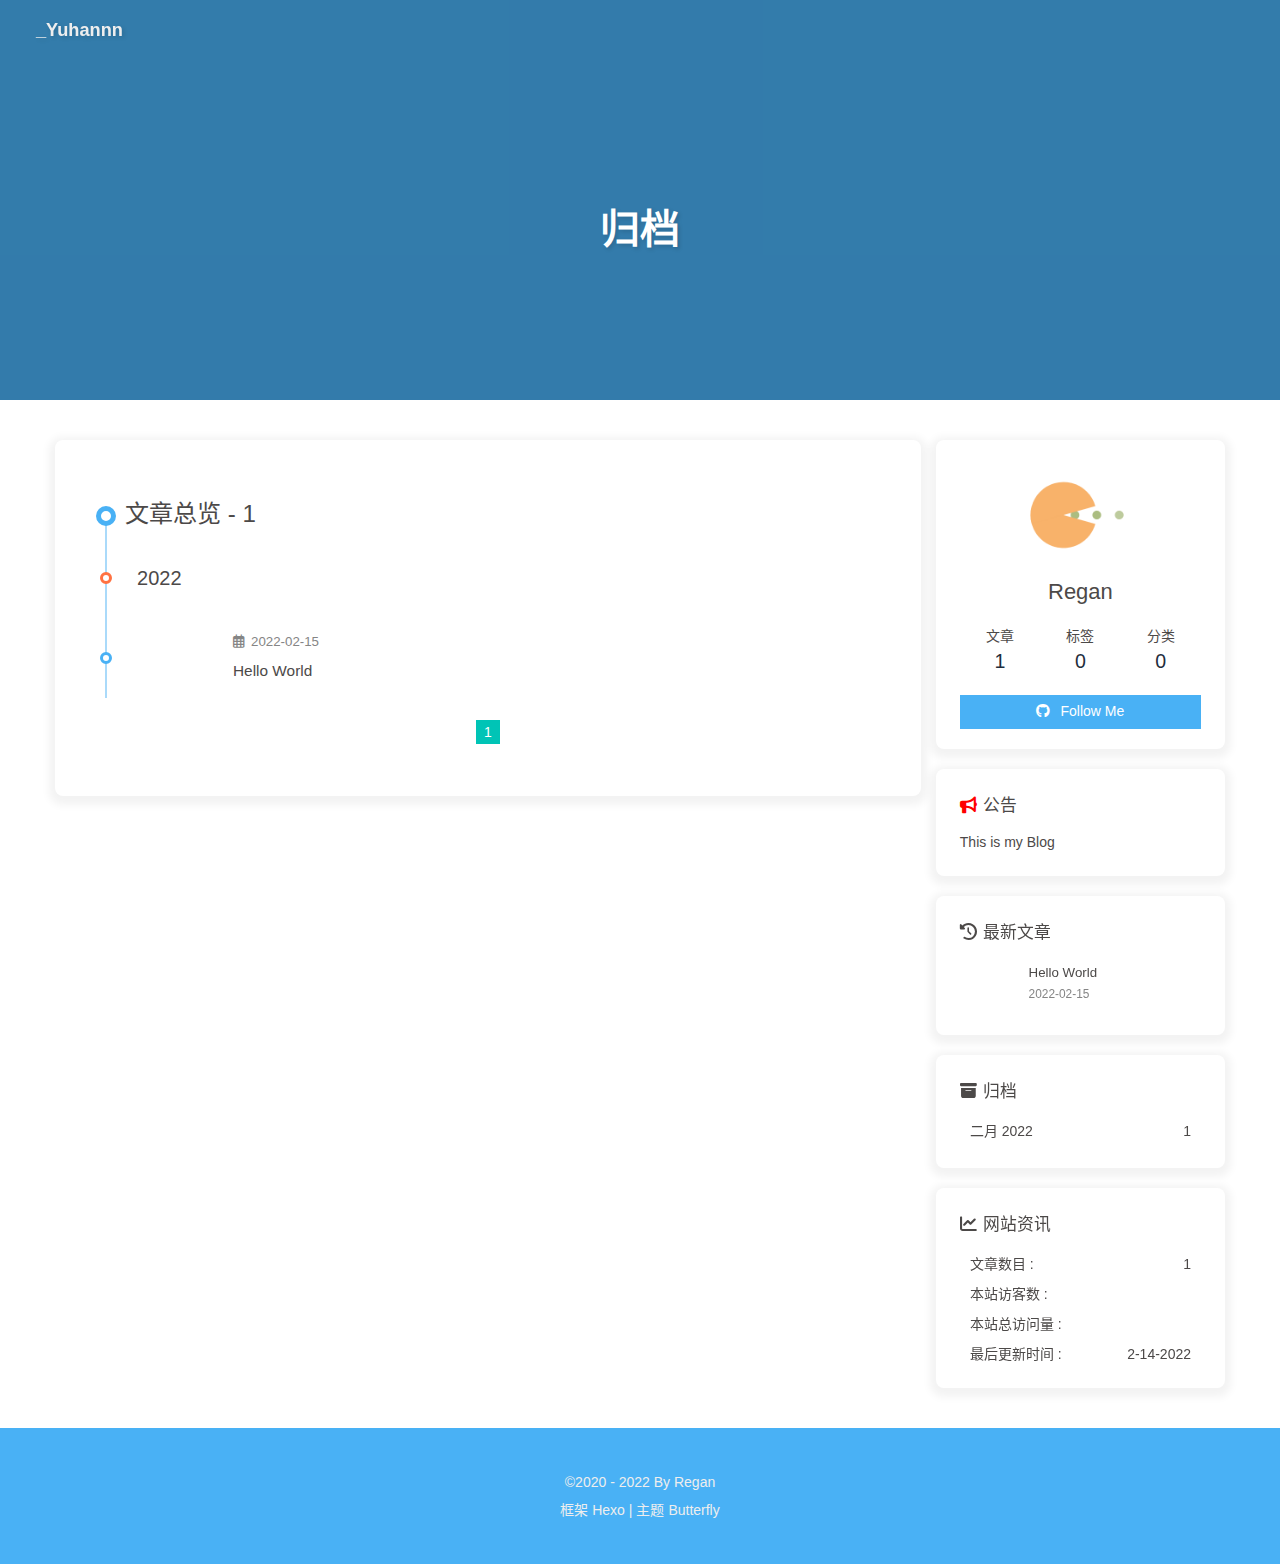
<file: archives/2022/02/index.html>
<!DOCTYPE html><html lang="zh-CN" data-theme="light"><head><meta charset="UTF-8"><meta http-equiv="X-UA-Compatible" content="IE=edge"><meta name="viewport" content="width=device-width, initial-scale=1.0, maximum-scale=1.0, user-scalable=no"><title>归档 | _Yuhannn</title><meta name="author" content="Regan"><meta name="copyright" content="Regan"><meta name="format-detection" content="telephone=no"><meta name="theme-color" content="#ffffff"><meta property="og:type" content="website">
<meta property="og:title" content="_Yuhannn">
<meta property="og:url" content="http://example.com/archives/2022/02/index.html">
<meta property="og:site_name" content="_Yuhannn">
<meta property="og:locale" content="zh_CN">
<meta property="og:image" content="https://i.loli.net/2021/02/24/5O1day2nriDzjSu.png">
<meta property="article:author" content="Regan">
<meta name="twitter:card" content="summary">
<meta name="twitter:image" content="https://i.loli.net/2021/02/24/5O1day2nriDzjSu.png"><link rel="shortcut icon" href="/img/favicon.png"><link rel="canonical" href="http://example.com/archives/2022/02/"><link rel="preconnect" href="//cdn.jsdelivr.net"/><link rel="preconnect" href="//busuanzi.ibruce.info"/><link rel="stylesheet" href="/css/index.css"><link rel="stylesheet" href="https://cdn.jsdelivr.net/npm/@fortawesome/fontawesome-free@6/css/all.min.css" media="print" onload="this.media='all'"><link rel="stylesheet" href="https://cdn.jsdelivr.net/npm/@fancyapps/ui/dist/fancybox.css" media="print" onload="this.media='all'"><script>const GLOBAL_CONFIG = { 
  root: '/',
  algolia: undefined,
  localSearch: undefined,
  translate: undefined,
  noticeOutdate: undefined,
  highlight: {"plugin":"highlighjs","highlightCopy":true,"highlightLang":true,"highlightHeightLimit":false},
  copy: {
    success: '复制成功',
    error: '复制错误',
    noSupport: '浏览器不支持'
  },
  relativeDate: {
    homepage: false,
    post: false
  },
  runtime: '',
  date_suffix: {
    just: '刚刚',
    min: '分钟前',
    hour: '小时前',
    day: '天前',
    month: '个月前'
  },
  copyright: undefined,
  lightbox: 'fancybox',
  Snackbar: undefined,
  source: {
    justifiedGallery: {
      js: 'https://cdn.jsdelivr.net/npm/flickr-justified-gallery@2/dist/fjGallery.min.js',
      css: 'https://cdn.jsdelivr.net/npm/flickr-justified-gallery@2/dist/fjGallery.min.css'
    }
  },
  isPhotoFigcaption: false,
  islazyload: false,
  isAnchor: false
}</script><script id="config-diff">var GLOBAL_CONFIG_SITE = {
  title: '归档',
  isPost: false,
  isHome: false,
  isHighlightShrink: false,
  isToc: false,
  postUpdate: '2022-02-15 02:10:35'
}</script><noscript><style type="text/css">
  #nav {
    opacity: 1
  }
  .justified-gallery img {
    opacity: 1
  }

  #recent-posts time,
  #post-meta time {
    display: inline !important
  }
</style></noscript><script>(win=>{
    win.saveToLocal = {
      set: function setWithExpiry(key, value, ttl) {
        if (ttl === 0) return
        const now = new Date()
        const expiryDay = ttl * 86400000
        const item = {
          value: value,
          expiry: now.getTime() + expiryDay,
        }
        localStorage.setItem(key, JSON.stringify(item))
      },

      get: function getWithExpiry(key) {
        const itemStr = localStorage.getItem(key)

        if (!itemStr) {
          return undefined
        }
        const item = JSON.parse(itemStr)
        const now = new Date()

        if (now.getTime() > item.expiry) {
          localStorage.removeItem(key)
          return undefined
        }
        return item.value
      }
    }
  
    win.getScript = url => new Promise((resolve, reject) => {
      const script = document.createElement('script')
      script.src = url
      script.async = true
      script.onerror = reject
      script.onload = script.onreadystatechange = function() {
        const loadState = this.readyState
        if (loadState && loadState !== 'loaded' && loadState !== 'complete') return
        script.onload = script.onreadystatechange = null
        resolve()
      }
      document.head.appendChild(script)
    })
  
      win.activateDarkMode = function () {
        document.documentElement.setAttribute('data-theme', 'dark')
        if (document.querySelector('meta[name="theme-color"]') !== null) {
          document.querySelector('meta[name="theme-color"]').setAttribute('content', '#0d0d0d')
        }
      }
      win.activateLightMode = function () {
        document.documentElement.setAttribute('data-theme', 'light')
        if (document.querySelector('meta[name="theme-color"]') !== null) {
          document.querySelector('meta[name="theme-color"]').setAttribute('content', '#ffffff')
        }
      }
      const t = saveToLocal.get('theme')
    
          if (t === 'dark') activateDarkMode()
          else if (t === 'light') activateLightMode()
        
      const asideStatus = saveToLocal.get('aside-status')
      if (asideStatus !== undefined) {
        if (asideStatus === 'hide') {
          document.documentElement.classList.add('hide-aside')
        } else {
          document.documentElement.classList.remove('hide-aside')
        }
      }
    
    const detectApple = () => {
      if(/iPad|iPhone|iPod|Macintosh/.test(navigator.userAgent)){
        document.documentElement.classList.add('apple')
      }
    }
    detectApple()
    })(window)</script><meta name="generator" content="Hexo 5.4.0"></head><body><div id="sidebar"><div id="menu-mask"></div><div id="sidebar-menus"><div class="avatar-img is-center"><img src="https://i.loli.net/2021/02/24/5O1day2nriDzjSu.png" onerror="onerror=null;src='/img/friend_404.gif'" alt="avatar"/></div><div class="site-data is-center"><div class="data-item"><a href="/archives/"><div class="headline">文章</div><div class="length-num">1</div></a></div><div class="data-item"><a href="/tags/"><div class="headline">标签</div><div class="length-num">0</div></a></div><div class="data-item"><a href="/categories/"><div class="headline">分类</div><div class="length-num">0</div></a></div></div><hr/></div></div><div class="page" id="body-wrap"><header class="not-home-page" id="page-header"><nav id="nav"><span id="blog_name"><a id="site-name" href="/">_Yuhannn</a></span><div id="menus"><div id="toggle-menu"><a class="site-page"><i class="fas fa-bars fa-fw"></i></a></div></div></nav><div id="page-site-info"><h1 id="site-title">归档</h1></div></header><main class="layout" id="content-inner"><div id="archive"><div class="article-sort-title">文章总览 - 1</div><div class="article-sort"><div class="article-sort-item year">2022</div><div class="article-sort-item"><a class="article-sort-item-img" href="/2022/02/15/hello-world/" title="Hello World"><img src="[data-uri]" alt="Hello World" onerror="this.onerror=null;this.src='/img/404.jpg'"></a><div class="article-sort-item-info"><div class="article-sort-item-time"><i class="far fa-calendar-alt"></i><time class="post-meta-date-created" datetime="2022-02-14T16:02:53.671Z" title="发表于 2022-02-15 00:02:53">2022-02-15</time></div><a class="article-sort-item-title" href="/2022/02/15/hello-world/" title="Hello World">Hello World</a></div></div></div><nav id="pagination"><div class="pagination"><span class="page-number current">1</span></div></nav></div><div class="aside-content" id="aside-content"><div class="card-widget card-info"><div class="is-center"><div class="avatar-img"><img src="https://i.loli.net/2021/02/24/5O1day2nriDzjSu.png" onerror="this.onerror=null;this.src='/img/friend_404.gif'" alt="avatar"/></div><div class="author-info__name">Regan</div><div class="author-info__description"></div></div><div class="card-info-data is-center"><div class="card-info-data-item"><a href="/archives/"><div class="headline">文章</div><div class="length-num">1</div></a></div><div class="card-info-data-item"><a href="/tags/"><div class="headline">标签</div><div class="length-num">0</div></a></div><div class="card-info-data-item"><a href="/categories/"><div class="headline">分类</div><div class="length-num">0</div></a></div></div><a id="card-info-btn" target="_blank" rel="noopener" href="https://github.com/xxxxxx"><i class="fab fa-github"></i><span>Follow Me</span></a></div><div class="card-widget card-announcement"><div class="item-headline"><i class="fas fa-bullhorn fa-shake"></i><span>公告</span></div><div class="announcement_content">This is my Blog</div></div><div class="sticky_layout"><div class="card-widget card-recent-post"><div class="item-headline"><i class="fas fa-history"></i><span>最新文章</span></div><div class="aside-list"><div class="aside-list-item"><a class="thumbnail" href="/2022/02/15/hello-world/" title="Hello World"><img src="[data-uri]" onerror="this.onerror=null;this.src='/img/404.jpg'" alt="Hello World"/></a><div class="content"><a class="title" href="/2022/02/15/hello-world/" title="Hello World">Hello World</a><time datetime="2022-02-14T16:02:53.671Z" title="发表于 2022-02-15 00:02:53">2022-02-15</time></div></div></div></div><div class="card-widget card-archives"><div class="item-headline"><i class="fas fa-archive"></i><span>归档</span></div><ul class="card-archive-list"><li class="card-archive-list-item"><a class="card-archive-list-link" href="/archives/2022/02/"><span class="card-archive-list-date">二月 2022</span><span class="card-archive-list-count">1</span></a></li></ul></div><div class="card-widget card-webinfo"><div class="item-headline"><i class="fas fa-chart-line"></i><span>网站资讯</span></div><div class="webinfo"><div class="webinfo-item"><div class="item-name">文章数目 :</div><div class="item-count">1</div></div><div class="webinfo-item"><div class="item-name">本站访客数 :</div><div class="item-count" id="busuanzi_value_site_uv"></div></div><div class="webinfo-item"><div class="item-name">本站总访问量 :</div><div class="item-count" id="busuanzi_value_site_pv"></div></div><div class="webinfo-item"><div class="item-name">最后更新时间 :</div><div class="item-count" id="last-push-date" data-lastPushDate="2022-02-14T18:10:35.937Z"></div></div></div></div></div></div></main><footer id="footer"><div id="footer-wrap"><div class="copyright">&copy;2020 - 2022 By Regan</div><div class="framework-info"><span>框架 </span><a target="_blank" rel="noopener" href="https://hexo.io">Hexo</a><span class="footer-separator">|</span><span>主题 </span><a target="_blank" rel="noopener" href="https://github.com/jerryc127/hexo-theme-butterfly">Butterfly</a></div></div></footer></div><div id="rightside"><div id="rightside-config-hide"><button id="darkmode" type="button" title="浅色和深色模式转换"><i class="fas fa-adjust"></i></button><button id="hide-aside-btn" type="button" title="单栏和双栏切换"><i class="fas fa-arrows-alt-h"></i></button></div><div id="rightside-config-show"><button id="rightside_config" type="button" title="设置"><i class="fas fa-cog fa-spin"></i></button><button id="go-up" type="button" title="回到顶部"><i class="fas fa-arrow-up"></i></button></div></div><div><script src="/js/utils.js"></script><script src="/js/main.js"></script><script src="https://cdn.jsdelivr.net/npm/@fancyapps/ui/dist/fancybox.umd.js"></script><div class="js-pjax"></div><script async data-pjax src="//busuanzi.ibruce.info/busuanzi/2.3/busuanzi.pure.mini.js"></script></div></body></html>
</file>
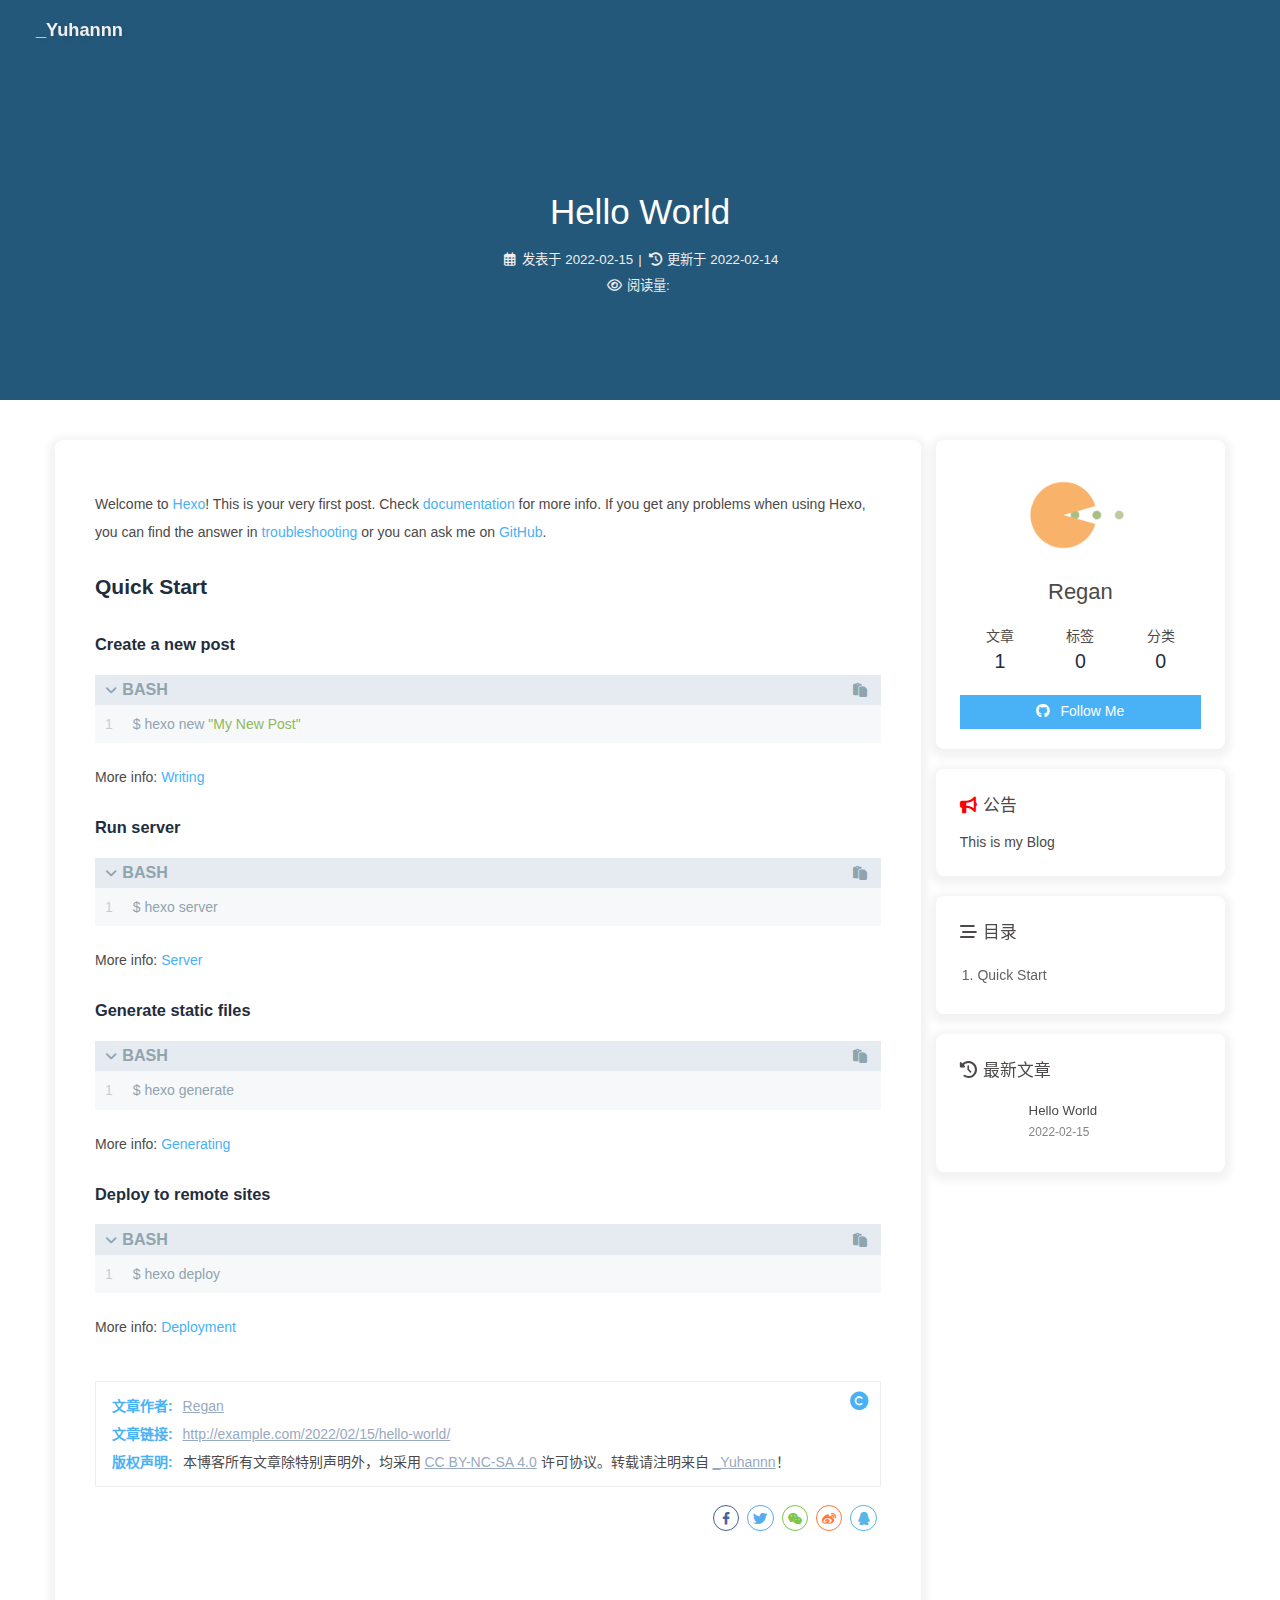
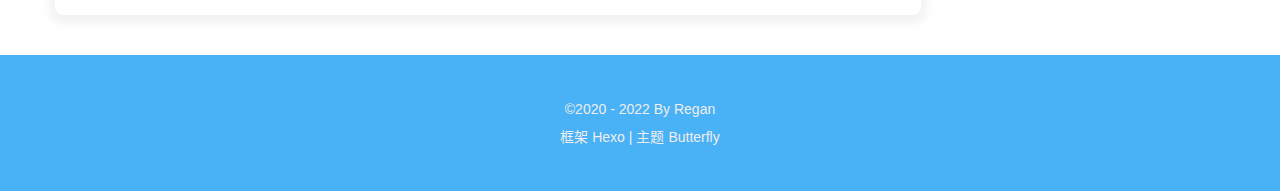
<file: 2022/02/15/hello-world/index.html>
<!DOCTYPE html><html lang="zh-CN" data-theme="light"><head><meta charset="UTF-8"><meta http-equiv="X-UA-Compatible" content="IE=edge"><meta name="viewport" content="width=device-width, initial-scale=1.0, maximum-scale=1.0, user-scalable=no"><title>Hello World | _Yuhannn</title><meta name="author" content="Regan"><meta name="copyright" content="Regan"><meta name="format-detection" content="telephone=no"><meta name="theme-color" content="#ffffff"><meta name="description" content="Welcome to Hexo! This is your very first post. Check documentation for more info. If you get any problems when using Hexo, you can find the answer in troubleshooting or you can ask me on GitHub. Quick">
<meta property="og:type" content="article">
<meta property="og:title" content="Hello World">
<meta property="og:url" content="http://example.com/2022/02/15/hello-world/index.html">
<meta property="og:site_name" content="_Yuhannn">
<meta property="og:description" content="Welcome to Hexo! This is your very first post. Check documentation for more info. If you get any problems when using Hexo, you can find the answer in troubleshooting or you can ask me on GitHub. Quick">
<meta property="og:locale" content="zh_CN">
<meta property="og:image" content="[data-uri]">
<meta property="article:published_time" content="2022-02-14T16:02:53.671Z">
<meta property="article:modified_time" content="2022-02-14T09:44:19.000Z">
<meta property="article:author" content="Regan">
<meta name="twitter:card" content="summary">
<meta name="twitter:image" content="[data-uri]"><link rel="shortcut icon" href="/img/favicon.png"><link rel="canonical" href="http://example.com/2022/02/15/hello-world/"><link rel="preconnect" href="//cdn.jsdelivr.net"/><link rel="preconnect" href="//busuanzi.ibruce.info"/><link rel="stylesheet" href="/css/index.css"><link rel="stylesheet" href="https://cdn.jsdelivr.net/npm/@fortawesome/fontawesome-free@6/css/all.min.css" media="print" onload="this.media='all'"><link rel="stylesheet" href="https://cdn.jsdelivr.net/npm/@fancyapps/ui/dist/fancybox.css" media="print" onload="this.media='all'"><script>const GLOBAL_CONFIG = { 
  root: '/',
  algolia: undefined,
  localSearch: undefined,
  translate: undefined,
  noticeOutdate: undefined,
  highlight: {"plugin":"highlighjs","highlightCopy":true,"highlightLang":true,"highlightHeightLimit":false},
  copy: {
    success: '复制成功',
    error: '复制错误',
    noSupport: '浏览器不支持'
  },
  relativeDate: {
    homepage: false,
    post: false
  },
  runtime: '',
  date_suffix: {
    just: '刚刚',
    min: '分钟前',
    hour: '小时前',
    day: '天前',
    month: '个月前'
  },
  copyright: undefined,
  lightbox: 'fancybox',
  Snackbar: undefined,
  source: {
    justifiedGallery: {
      js: 'https://cdn.jsdelivr.net/npm/flickr-justified-gallery@2/dist/fjGallery.min.js',
      css: 'https://cdn.jsdelivr.net/npm/flickr-justified-gallery@2/dist/fjGallery.min.css'
    }
  },
  isPhotoFigcaption: false,
  islazyload: false,
  isAnchor: false
}</script><script id="config-diff">var GLOBAL_CONFIG_SITE = {
  title: 'Hello World',
  isPost: true,
  isHome: false,
  isHighlightShrink: false,
  isToc: true,
  postUpdate: '2022-02-14 17:44:19'
}</script><noscript><style type="text/css">
  #nav {
    opacity: 1
  }
  .justified-gallery img {
    opacity: 1
  }

  #recent-posts time,
  #post-meta time {
    display: inline !important
  }
</style></noscript><script>(win=>{
    win.saveToLocal = {
      set: function setWithExpiry(key, value, ttl) {
        if (ttl === 0) return
        const now = new Date()
        const expiryDay = ttl * 86400000
        const item = {
          value: value,
          expiry: now.getTime() + expiryDay,
        }
        localStorage.setItem(key, JSON.stringify(item))
      },

      get: function getWithExpiry(key) {
        const itemStr = localStorage.getItem(key)

        if (!itemStr) {
          return undefined
        }
        const item = JSON.parse(itemStr)
        const now = new Date()

        if (now.getTime() > item.expiry) {
          localStorage.removeItem(key)
          return undefined
        }
        return item.value
      }
    }
  
    win.getScript = url => new Promise((resolve, reject) => {
      const script = document.createElement('script')
      script.src = url
      script.async = true
      script.onerror = reject
      script.onload = script.onreadystatechange = function() {
        const loadState = this.readyState
        if (loadState && loadState !== 'loaded' && loadState !== 'complete') return
        script.onload = script.onreadystatechange = null
        resolve()
      }
      document.head.appendChild(script)
    })
  
      win.activateDarkMode = function () {
        document.documentElement.setAttribute('data-theme', 'dark')
        if (document.querySelector('meta[name="theme-color"]') !== null) {
          document.querySelector('meta[name="theme-color"]').setAttribute('content', '#0d0d0d')
        }
      }
      win.activateLightMode = function () {
        document.documentElement.setAttribute('data-theme', 'light')
        if (document.querySelector('meta[name="theme-color"]') !== null) {
          document.querySelector('meta[name="theme-color"]').setAttribute('content', '#ffffff')
        }
      }
      const t = saveToLocal.get('theme')
    
          if (t === 'dark') activateDarkMode()
          else if (t === 'light') activateLightMode()
        
      const asideStatus = saveToLocal.get('aside-status')
      if (asideStatus !== undefined) {
        if (asideStatus === 'hide') {
          document.documentElement.classList.add('hide-aside')
        } else {
          document.documentElement.classList.remove('hide-aside')
        }
      }
    
    const detectApple = () => {
      if(/iPad|iPhone|iPod|Macintosh/.test(navigator.userAgent)){
        document.documentElement.classList.add('apple')
      }
    }
    detectApple()
    })(window)</script><meta name="generator" content="Hexo 5.4.0"></head><body><div id="sidebar"><div id="menu-mask"></div><div id="sidebar-menus"><div class="avatar-img is-center"><img src="https://i.loli.net/2021/02/24/5O1day2nriDzjSu.png" onerror="onerror=null;src='/img/friend_404.gif'" alt="avatar"/></div><div class="site-data is-center"><div class="data-item"><a href="/archives/"><div class="headline">文章</div><div class="length-num">1</div></a></div><div class="data-item"><a href="/tags/"><div class="headline">标签</div><div class="length-num">0</div></a></div><div class="data-item"><a href="/categories/"><div class="headline">分类</div><div class="length-num">0</div></a></div></div><hr/></div></div><div class="post" id="body-wrap"><header class="post-bg" id="page-header" style="background-image: url('[data-uri]')"><nav id="nav"><span id="blog_name"><a id="site-name" href="/">_Yuhannn</a></span><div id="menus"><div id="toggle-menu"><a class="site-page"><i class="fas fa-bars fa-fw"></i></a></div></div></nav><div id="post-info"><h1 class="post-title">Hello World</h1><div id="post-meta"><div class="meta-firstline"><span class="post-meta-date"><i class="far fa-calendar-alt fa-fw post-meta-icon"></i><span class="post-meta-label">发表于</span><time class="post-meta-date-created" datetime="2022-02-14T16:02:53.671Z" title="发表于 2022-02-15 00:02:53">2022-02-15</time><span class="post-meta-separator">|</span><i class="fas fa-history fa-fw post-meta-icon"></i><span class="post-meta-label">更新于</span><time class="post-meta-date-updated" datetime="2022-02-14T09:44:19.000Z" title="更新于 2022-02-14 17:44:19">2022-02-14</time></span></div><div class="meta-secondline"><span class="post-meta-separator">|</span><span class="post-meta-pv-cv" id="" data-flag-title="Hello World"><i class="far fa-eye fa-fw post-meta-icon"></i><span class="post-meta-label">阅读量:</span><span id="busuanzi_value_page_pv"></span></span></div></div></div></header><main class="layout" id="content-inner"><div id="post"><article class="post-content" id="article-container"><p>Welcome to <a target="_blank" rel="noopener" href="https://hexo.io/">Hexo</a>! This is your very first post. Check <a target="_blank" rel="noopener" href="https://hexo.io/docs/">documentation</a> for more info. If you get any problems when using Hexo, you can find the answer in <a target="_blank" rel="noopener" href="https://hexo.io/docs/troubleshooting.html">troubleshooting</a> or you can ask me on <a target="_blank" rel="noopener" href="https://github.com/hexojs/hexo/issues">GitHub</a>.</p>
<h2 id="Quick-Start"><a href="#Quick-Start" class="headerlink" title="Quick Start"></a>Quick Start</h2><h3 id="Create-a-new-post"><a href="#Create-a-new-post" class="headerlink" title="Create a new post"></a>Create a new post</h3><figure class="highlight bash"><table><tr><td class="gutter"><pre><span class="line">1</span><br></pre></td><td class="code"><pre><span class="line">$ hexo new <span class="string">&quot;My New Post&quot;</span></span><br></pre></td></tr></table></figure>

<p>More info: <a target="_blank" rel="noopener" href="https://hexo.io/docs/writing.html">Writing</a></p>
<h3 id="Run-server"><a href="#Run-server" class="headerlink" title="Run server"></a>Run server</h3><figure class="highlight bash"><table><tr><td class="gutter"><pre><span class="line">1</span><br></pre></td><td class="code"><pre><span class="line">$ hexo server</span><br></pre></td></tr></table></figure>

<p>More info: <a target="_blank" rel="noopener" href="https://hexo.io/docs/server.html">Server</a></p>
<h3 id="Generate-static-files"><a href="#Generate-static-files" class="headerlink" title="Generate static files"></a>Generate static files</h3><figure class="highlight bash"><table><tr><td class="gutter"><pre><span class="line">1</span><br></pre></td><td class="code"><pre><span class="line">$ hexo generate</span><br></pre></td></tr></table></figure>

<p>More info: <a target="_blank" rel="noopener" href="https://hexo.io/docs/generating.html">Generating</a></p>
<h3 id="Deploy-to-remote-sites"><a href="#Deploy-to-remote-sites" class="headerlink" title="Deploy to remote sites"></a>Deploy to remote sites</h3><figure class="highlight bash"><table><tr><td class="gutter"><pre><span class="line">1</span><br></pre></td><td class="code"><pre><span class="line">$ hexo deploy</span><br></pre></td></tr></table></figure>

<p>More info: <a target="_blank" rel="noopener" href="https://hexo.io/docs/one-command-deployment.html">Deployment</a></p>
</article><div class="post-copyright"><div class="post-copyright__author"><span class="post-copyright-meta">文章作者: </span><span class="post-copyright-info"><a href="mailto:undefined">Regan</a></span></div><div class="post-copyright__type"><span class="post-copyright-meta">文章链接: </span><span class="post-copyright-info"><a href="http://example.com/2022/02/15/hello-world/">http://example.com/2022/02/15/hello-world/</a></span></div><div class="post-copyright__notice"><span class="post-copyright-meta">版权声明: </span><span class="post-copyright-info">本博客所有文章除特别声明外，均采用 <a href="https://creativecommons.org/licenses/by-nc-sa/4.0/" target="_blank">CC BY-NC-SA 4.0</a> 许可协议。转载请注明来自 <a href="http://example.com" target="_blank">_Yuhannn</a>！</span></div></div><div class="tag_share"><div class="post-meta__tag-list"></div><div class="post_share"><div class="social-share" data-image="[data-uri]" data-sites="facebook,twitter,wechat,weibo,qq"></div><link rel="stylesheet" href="https://cdn.jsdelivr.net/npm/social-share.js/dist/css/share.min.css" media="print" onload="this.media='all'"><script src="https://cdn.jsdelivr.net/npm/social-share.js/dist/js/social-share.min.js" defer></script></div></div><nav class="pagination-post" id="pagination"></nav></div><div class="aside-content" id="aside-content"><div class="card-widget card-info"><div class="is-center"><div class="avatar-img"><img src="https://i.loli.net/2021/02/24/5O1day2nriDzjSu.png" onerror="this.onerror=null;this.src='/img/friend_404.gif'" alt="avatar"/></div><div class="author-info__name">Regan</div><div class="author-info__description"></div></div><div class="card-info-data is-center"><div class="card-info-data-item"><a href="/archives/"><div class="headline">文章</div><div class="length-num">1</div></a></div><div class="card-info-data-item"><a href="/tags/"><div class="headline">标签</div><div class="length-num">0</div></a></div><div class="card-info-data-item"><a href="/categories/"><div class="headline">分类</div><div class="length-num">0</div></a></div></div><a id="card-info-btn" target="_blank" rel="noopener" href="https://github.com/xxxxxx"><i class="fab fa-github"></i><span>Follow Me</span></a></div><div class="card-widget card-announcement"><div class="item-headline"><i class="fas fa-bullhorn fa-shake"></i><span>公告</span></div><div class="announcement_content">This is my Blog</div></div><div class="sticky_layout"><div class="card-widget" id="card-toc"><div class="item-headline"><i class="fas fa-stream"></i><span>目录</span><span class="toc-percentage"></span></div><div class="toc-content"><ol class="toc"><li class="toc-item toc-level-2"><a class="toc-link" href="#Quick-Start"><span class="toc-number">1.</span> <span class="toc-text">Quick Start</span></a><ol class="toc-child"><li class="toc-item toc-level-3"><a class="toc-link" href="#Create-a-new-post"><span class="toc-number">1.1.</span> <span class="toc-text">Create a new post</span></a></li><li class="toc-item toc-level-3"><a class="toc-link" href="#Run-server"><span class="toc-number">1.2.</span> <span class="toc-text">Run server</span></a></li><li class="toc-item toc-level-3"><a class="toc-link" href="#Generate-static-files"><span class="toc-number">1.3.</span> <span class="toc-text">Generate static files</span></a></li><li class="toc-item toc-level-3"><a class="toc-link" href="#Deploy-to-remote-sites"><span class="toc-number">1.4.</span> <span class="toc-text">Deploy to remote sites</span></a></li></ol></li></ol></div></div><div class="card-widget card-recent-post"><div class="item-headline"><i class="fas fa-history"></i><span>最新文章</span></div><div class="aside-list"><div class="aside-list-item"><a class="thumbnail" href="/2022/02/15/hello-world/" title="Hello World"><img src="[data-uri]" onerror="this.onerror=null;this.src='/img/404.jpg'" alt="Hello World"/></a><div class="content"><a class="title" href="/2022/02/15/hello-world/" title="Hello World">Hello World</a><time datetime="2022-02-14T16:02:53.671Z" title="发表于 2022-02-15 00:02:53">2022-02-15</time></div></div></div></div></div></div></main><footer id="footer"><div id="footer-wrap"><div class="copyright">&copy;2020 - 2022 By Regan</div><div class="framework-info"><span>框架 </span><a target="_blank" rel="noopener" href="https://hexo.io">Hexo</a><span class="footer-separator">|</span><span>主题 </span><a target="_blank" rel="noopener" href="https://github.com/jerryc127/hexo-theme-butterfly">Butterfly</a></div></div></footer></div><div id="rightside"><div id="rightside-config-hide"><button id="readmode" type="button" title="阅读模式"><i class="fas fa-book-open"></i></button><button id="darkmode" type="button" title="浅色和深色模式转换"><i class="fas fa-adjust"></i></button><button id="hide-aside-btn" type="button" title="单栏和双栏切换"><i class="fas fa-arrows-alt-h"></i></button></div><div id="rightside-config-show"><button id="rightside_config" type="button" title="设置"><i class="fas fa-cog fa-spin"></i></button><button class="close" id="mobile-toc-button" type="button" title="目录"><i class="fas fa-list-ul"></i></button><button id="go-up" type="button" title="回到顶部"><i class="fas fa-arrow-up"></i></button></div></div><div><script src="/js/utils.js"></script><script src="/js/main.js"></script><script src="https://cdn.jsdelivr.net/npm/@fancyapps/ui/dist/fancybox.umd.js"></script><div class="js-pjax"></div><script async data-pjax src="//busuanzi.ibruce.info/busuanzi/2.3/busuanzi.pure.mini.js"></script></div></body></html>
</file>
